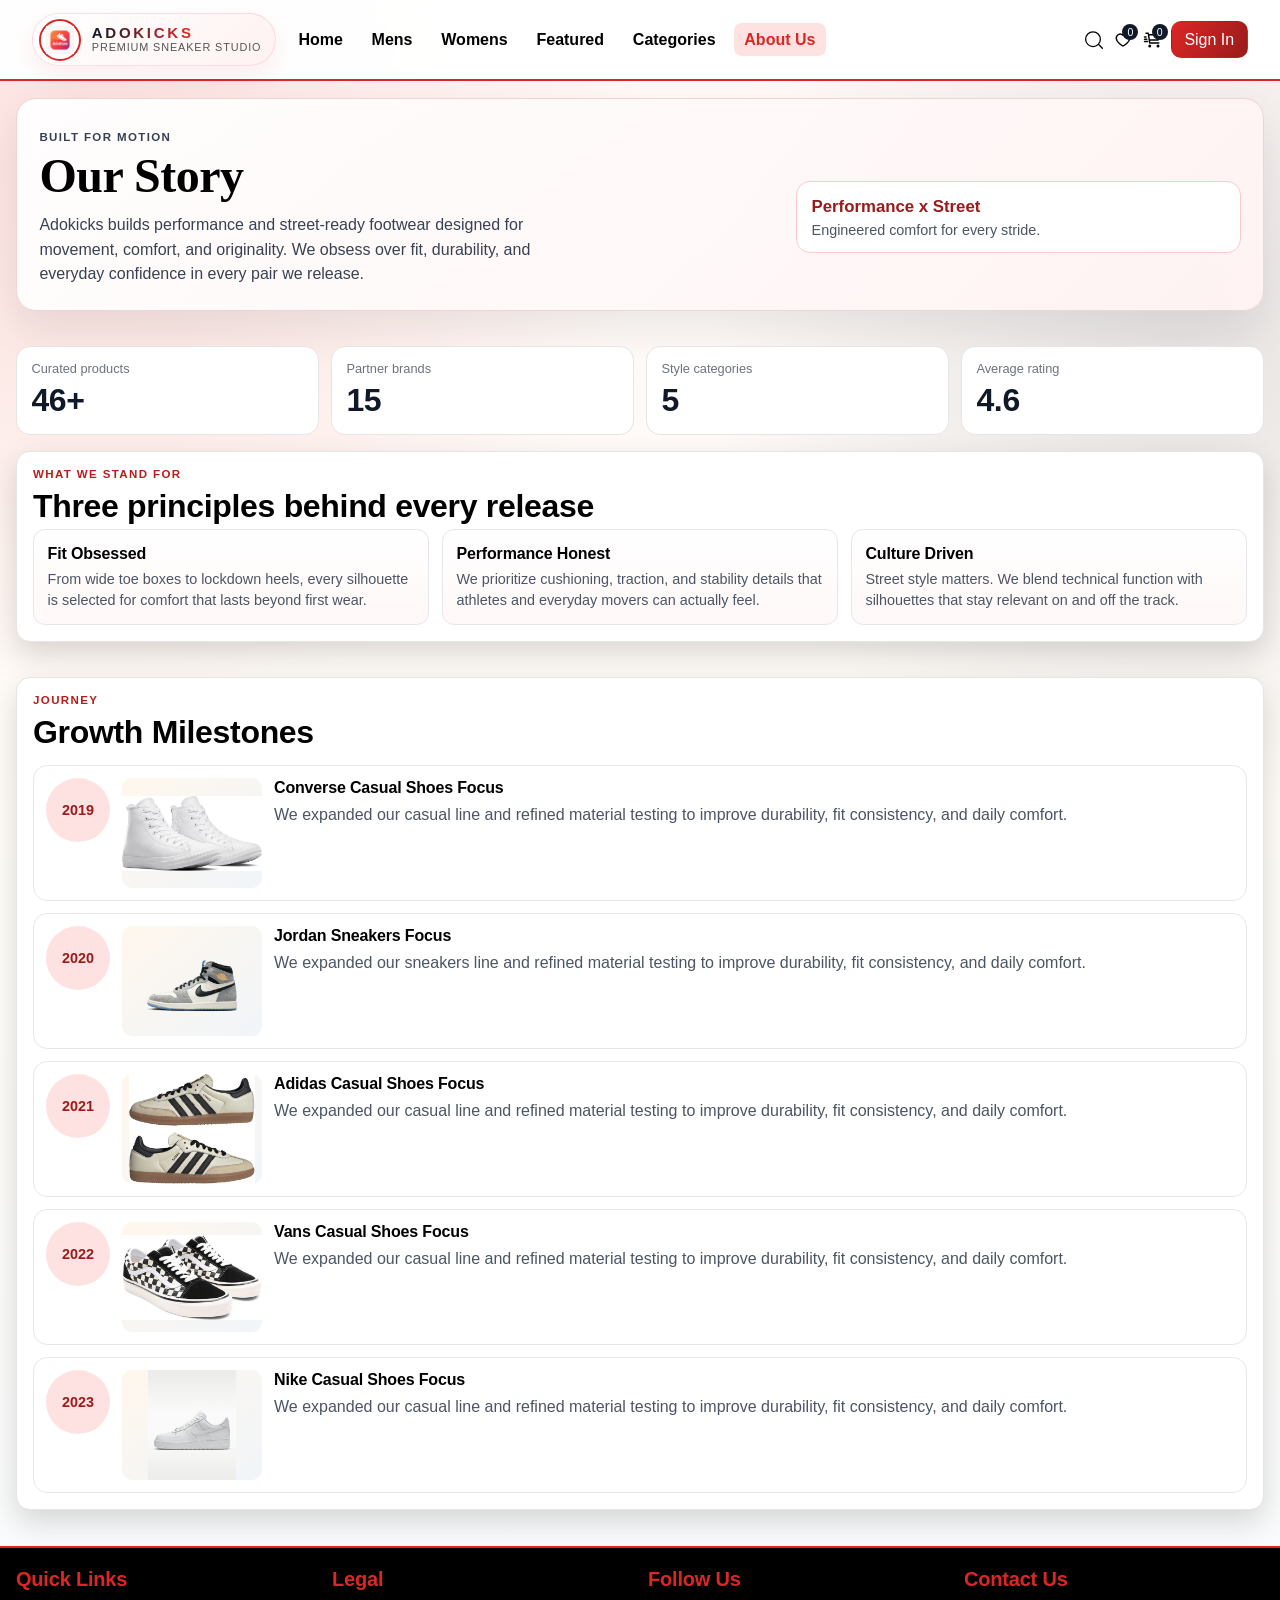
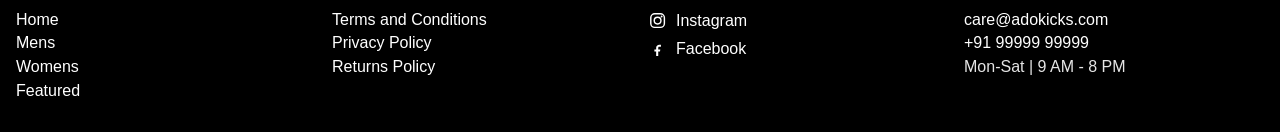
<file: about.html>
<!DOCTYPE html>
<html lang="en">
<head>
  <meta charset="UTF-8">
  <meta name="viewport" content="width=device-width, initial-scale=1.0">
  <meta name="description" content="Learn about Adokicks journey and growth.">
  <title>Adokicks | About Us</title>
  <link rel="icon" type="image/png" href="adokicks.png">
  <link rel="stylesheet" href="css/styles.css">
  <script src="js/app.js" defer></script>
</head>
<body data-page="about">
  <a class="skip-link" href="#main-content">Skip to main content</a>
  <header id="app-header" role="banner" aria-label="Site header"></header>
  <main id="main-content" role="main" aria-label="About Adokicks">
    <section class="about-hero section-card" aria-label="About company">
      <p class="about-kicker">Built for motion</p>
      <div class="about-hero-grid">
        <div>
          <h1>Our Story</h1>
          <p>Adokicks builds performance and street-ready footwear designed for movement, comfort, and originality. We obsess over fit, durability, and everyday confidence in every pair we release.</p>
        </div>
        <div class="about-hero-badge" aria-label="Brand statement">
          <strong>Performance x Street</strong>
          <span>Engineered comfort for every stride.</span>
        </div>
      </div>
    </section>
    <section id="about-highlights" class="about-highlights" aria-label="Brand highlights"></section>
    <section id="about-values" class="about-values" aria-label="Core values"></section>
    <section id="growth-timeline" aria-label="Company growth timeline"></section>
  </main>
  <footer id="app-footer" role="contentinfo" aria-label="Site footer"></footer>
</body>
</html>
</file>
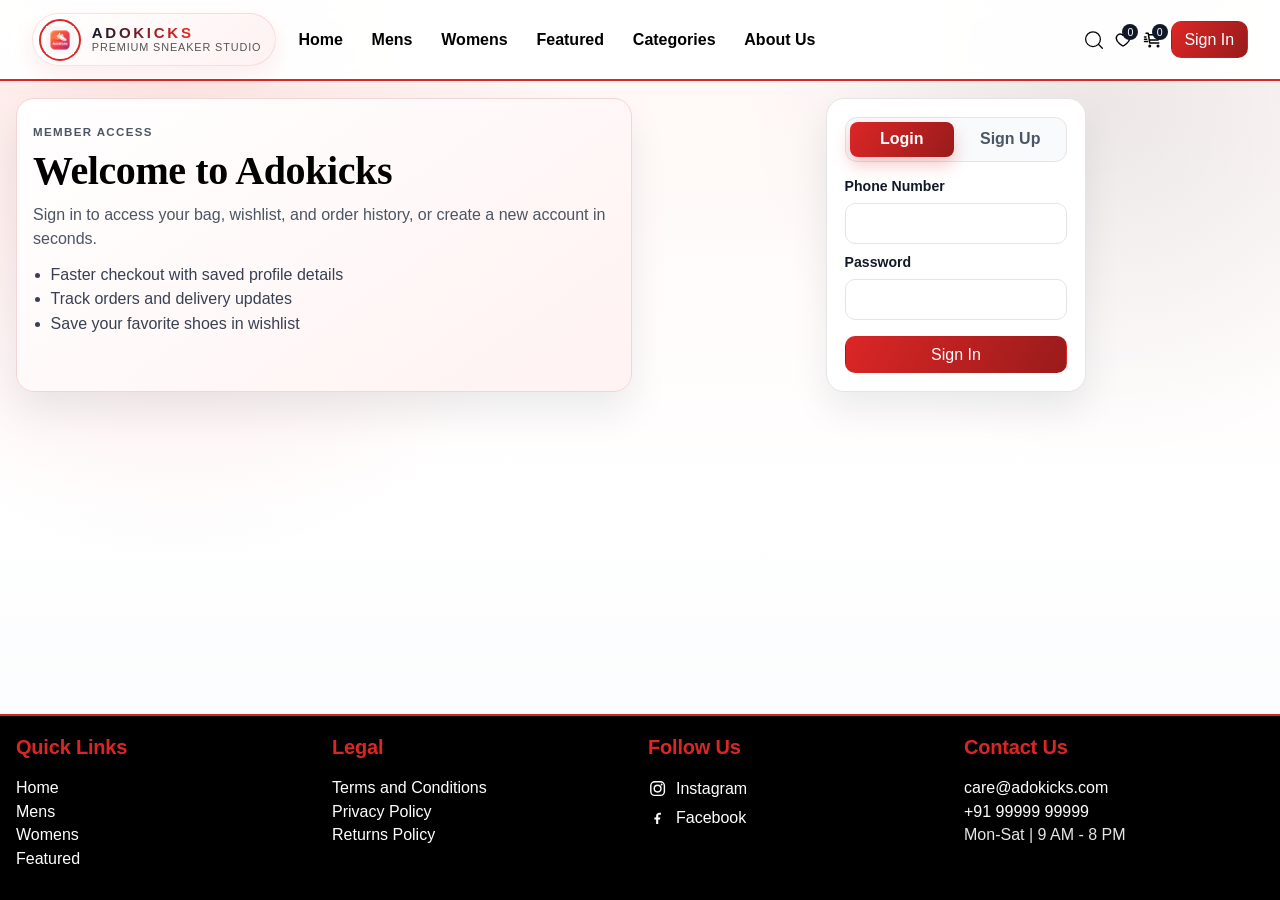
<file: auth.html>
<!DOCTYPE html>
<html lang="en">
<head>
  <meta charset="UTF-8">
  <meta name="viewport" content="width=device-width, initial-scale=1.0">
  <meta name="description" content="Sign in or sign up to Adokicks.">
  <title>Adokicks | Sign In</title>
  <link rel="icon" type="image/png" href="adokicks.png">
  <link rel="stylesheet" href="css/styles.css">
  <script src="js/app.js" defer></script>
</head>
<body data-page="auth">
  <a class="skip-link" href="#main-content">Skip to main content</a>
  <header id="app-header" role="banner" aria-label="Site header"></header>
  <main id="main-content" role="main" aria-label="Authentication page">
    <section class="auth-shell" aria-label="Login and registration">
      <aside class="auth-intro section-card" aria-label="Adokicks account benefits">
        <p class="eyebrow">Member access</p>
        <h1>Welcome to Adokicks</h1>
        <p>Sign in to access your bag, wishlist, and order history, or create a new account in seconds.</p>
        <ul class="auth-points" aria-label="Benefits of signing in">
          <li>Faster checkout with saved profile details</li>
          <li>Track orders and delivery updates</li>
          <li>Save your favorite shoes in wishlist</li>
        </ul>
      </aside>

      <section class="auth-section" aria-label="Authentication forms">
        <div class="auth-toggle" role="tablist" aria-label="Choose authentication mode">
          <button id="login-tab" class="toggle-btn active" role="tab" aria-selected="true" aria-controls="login-form" type="button">Login</button>
          <button id="signup-tab" class="toggle-btn" role="tab" aria-selected="false" aria-controls="signup-form" type="button">Sign Up</button>
        </div>

        <p id="auth-message" class="auth-message hidden" role="alert" aria-live="polite"></p>

        <form id="login-form" class="auth-form" novalidate aria-label="Login form">
          <label for="login-phone">Phone Number</label>
          <input id="login-phone" name="phone" type="tel" inputmode="numeric" autocomplete="tel" required aria-label="Login phone number">
          <label for="login-password">Password</label>
          <input id="login-password" name="password" type="password" autocomplete="current-password" required aria-label="Login password">
          <button type="submit" class="btn-primary" aria-label="Sign in">Sign In</button>
        </form>

        <form id="signup-form" class="auth-form hidden" novalidate aria-label="Signup form">
          <div class="signup-grid" aria-label="Signup grouped fields">
            <div class="auth-field">
              <label for="signup-name">Full Name</label>
              <input id="signup-name" name="name" type="text" autocomplete="name" required aria-label="Your full name">
            </div>
            <div class="auth-field">
              <label for="signup-phone">Phone Number</label>
              <input id="signup-phone" name="phone" type="tel" inputmode="numeric" autocomplete="tel" required aria-label="Signup phone number">
            </div>
            <div class="auth-field">
              <label for="signup-password">Password</label>
              <input id="signup-password" name="password" type="password" autocomplete="new-password" required aria-label="Create password">
            </div>
            <div class="auth-field">
              <label for="signup-confirm-password">Confirm Password</label>
              <input id="signup-confirm-password" name="confirmPassword" type="password" autocomplete="new-password" required aria-label="Confirm password">
            </div>
          </div>
          <button type="submit" class="btn-primary" aria-label="Create account">Create Account</button>
        </form>
      </section>
    </section>
  </main>
  <footer id="app-footer" role="contentinfo" aria-label="Site footer"></footer>
</body>
</html>
</file>
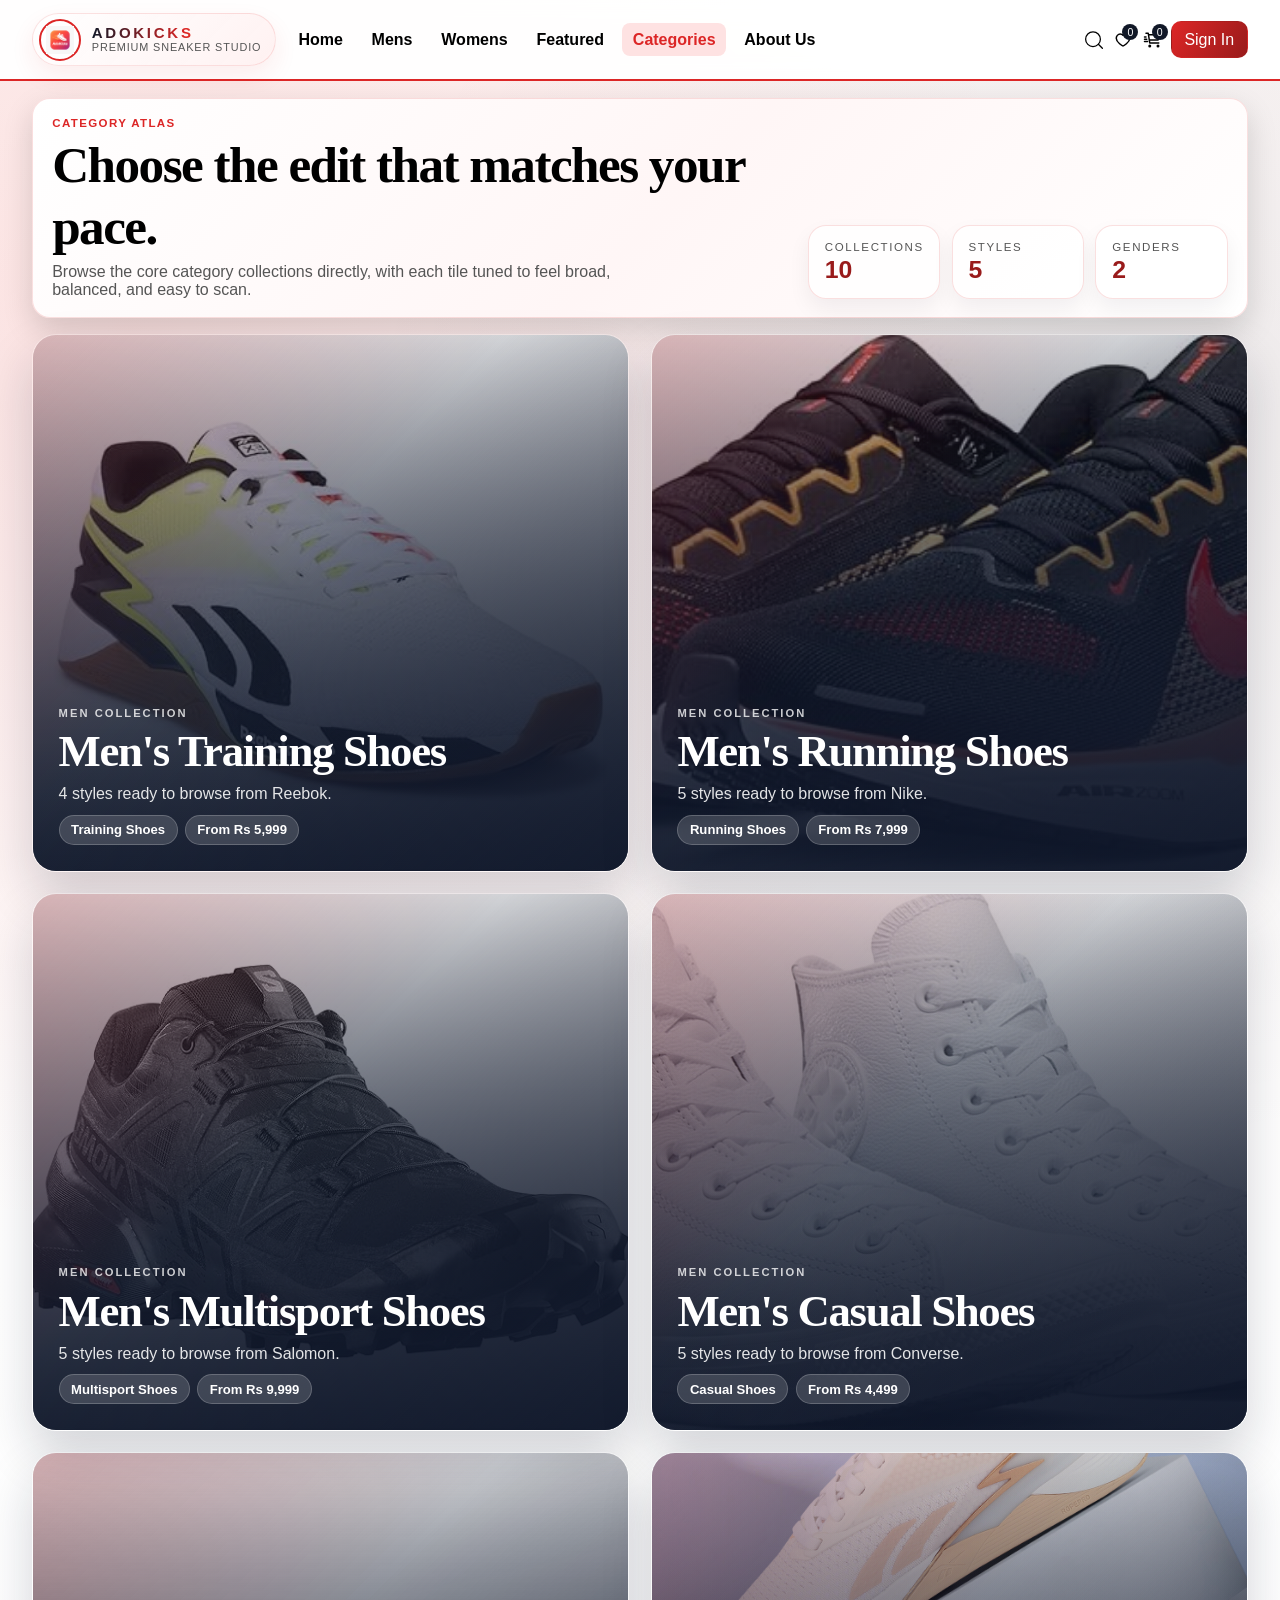
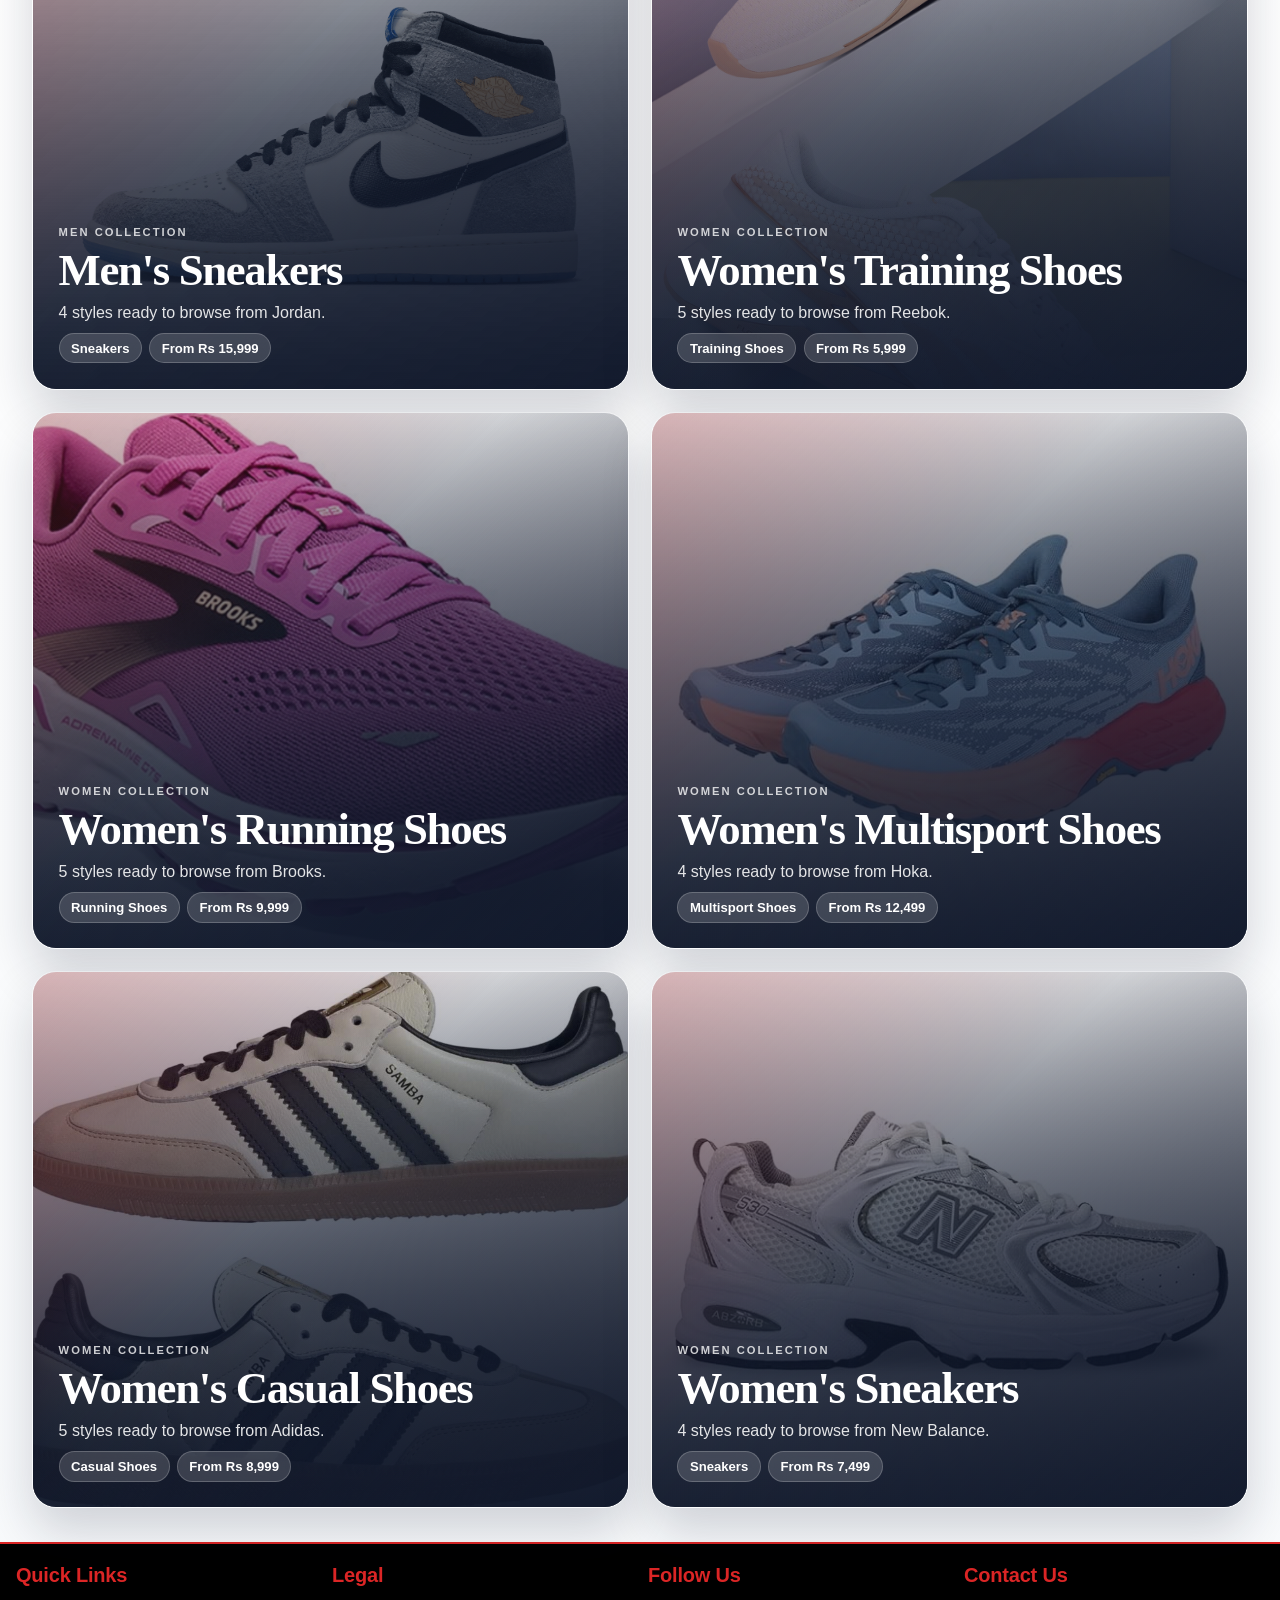
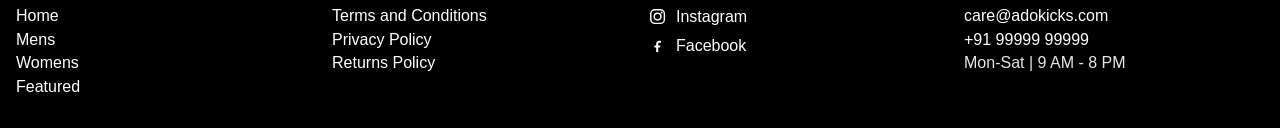
<file: categories.html>
<!DOCTYPE html>
<html lang="en">
<head>
  <meta charset="UTF-8">
  <meta name="viewport" content="width=device-width, initial-scale=1.0">
  <meta name="description" content="Browse Adokicks shoes by category.">
  <title>Adokicks | Categories</title>
  <link rel="icon" type="image/png" href="adokicks.png">
  <link rel="stylesheet" href="css/styles.css">
  <script src="js/app.js" defer></script>
</head>
<body data-page="categories">
  <a class="skip-link" href="#main-content">Skip to main content</a>
  <header id="app-header" role="banner" aria-label="Site header"></header>
  <main id="main-content" role="main" aria-label="Categories listing">
    <section id="categories-hero" class="page-hero categories-hero" aria-label="Category landing introduction"></section>
    <section class="category-showcase" aria-label="Browse categories by gender">
      <div id="category-grid" class="category-grid" role="list" aria-label="Category destinations"></div>
    </section>
  </main>
  <footer id="app-footer" role="contentinfo" aria-label="Site footer"></footer>
</body>
</html>
</file>
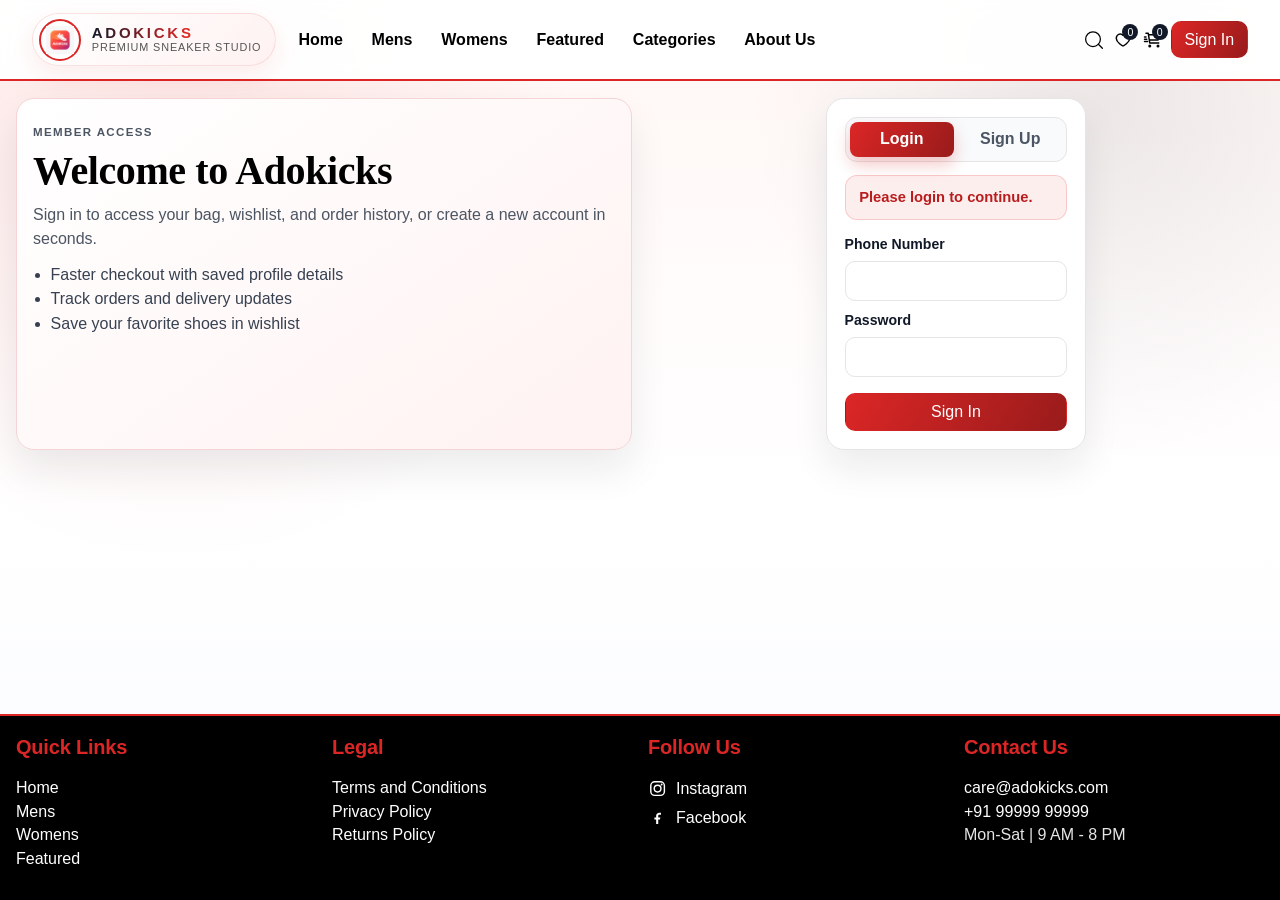
<file: checkout.html>
<!DOCTYPE html>
<html lang="en">
<head>
  <meta charset="UTF-8">
  <meta name="viewport" content="width=device-width, initial-scale=1.0">
  <meta name="description" content="Checkout your Adokicks cart.">
  <title>Adokicks | Checkout</title>
  <link rel="icon" type="image/png" href="adokicks.png">
  <link rel="stylesheet" href="css/styles.css">
  <script src="js/app.js" defer></script>
</head>
<body data-page="checkout">
  <a class="skip-link" href="#main-content">Skip to main content</a>
  <header id="app-header" role="banner" aria-label="Site header"></header>
  <main id="main-content" role="main" aria-label="Checkout page">
    <section class="page-hero checkout-hero" aria-label="Checkout introduction">
      <p class="eyebrow">Secure checkout</p>
      <h1>Checkout</h1>
      <p class="page-subtitle">Review your order, confirm delivery details, and place it in one clean step.</p>
    </section>
    <section class="checkout-layout" aria-label="Checkout flow">
      <section class="section-card checkout-panel" aria-label="Shipping address form">
        <div class="checkout-section-head">
          <h2>Delivery details</h2>
          <p>We’ll use these details to ship your order and keep you updated.</p>
        </div>
        <form id="checkout-form" class="checkout-form" novalidate>
          <label for="checkout-name">Name</label>
          <input id="checkout-name" name="name" type="text" autocomplete="name" required aria-label="Full name">
          <label for="checkout-email">Email</label>
          <input id="checkout-email" name="email" type="email" autocomplete="email" required aria-label="Email address">
          <label for="checkout-phone">Phone Number</label>
          <input id="checkout-phone" name="phone" type="tel" inputmode="numeric" autocomplete="tel" required aria-label="Phone number">
          <label for="checkout-address1">Address Line 1</label>
          <input id="checkout-address1" name="address1" type="text" autocomplete="address-line1" required aria-label="Address line 1">
          <label for="checkout-address2">Address Line 2</label>
          <input id="checkout-address2" name="address2" type="text" autocomplete="address-line2" aria-label="Address line 2">
          <label for="checkout-city">City</label>
          <input id="checkout-city" name="city" type="text" autocomplete="address-level2" required aria-label="City">
          <label for="checkout-state">State</label>
          <input id="checkout-state" name="state" type="text" autocomplete="address-level1" required aria-label="State">
          <label for="checkout-zipcode">Zipcode</label>
          <input id="checkout-zipcode" name="zipcode" type="text" inputmode="numeric" autocomplete="postal-code" required aria-label="Zipcode">
          <button type="submit" class="btn-primary" aria-label="Place your order">Place Order</button>
        </form>
      </section>
      <aside id="order-summary" class="order-summary section-card" aria-label="Order summary"></aside>
    </section>
  </main>
  <footer id="app-footer" role="contentinfo" aria-label="Site footer"></footer>
</body>
</html>
</file>
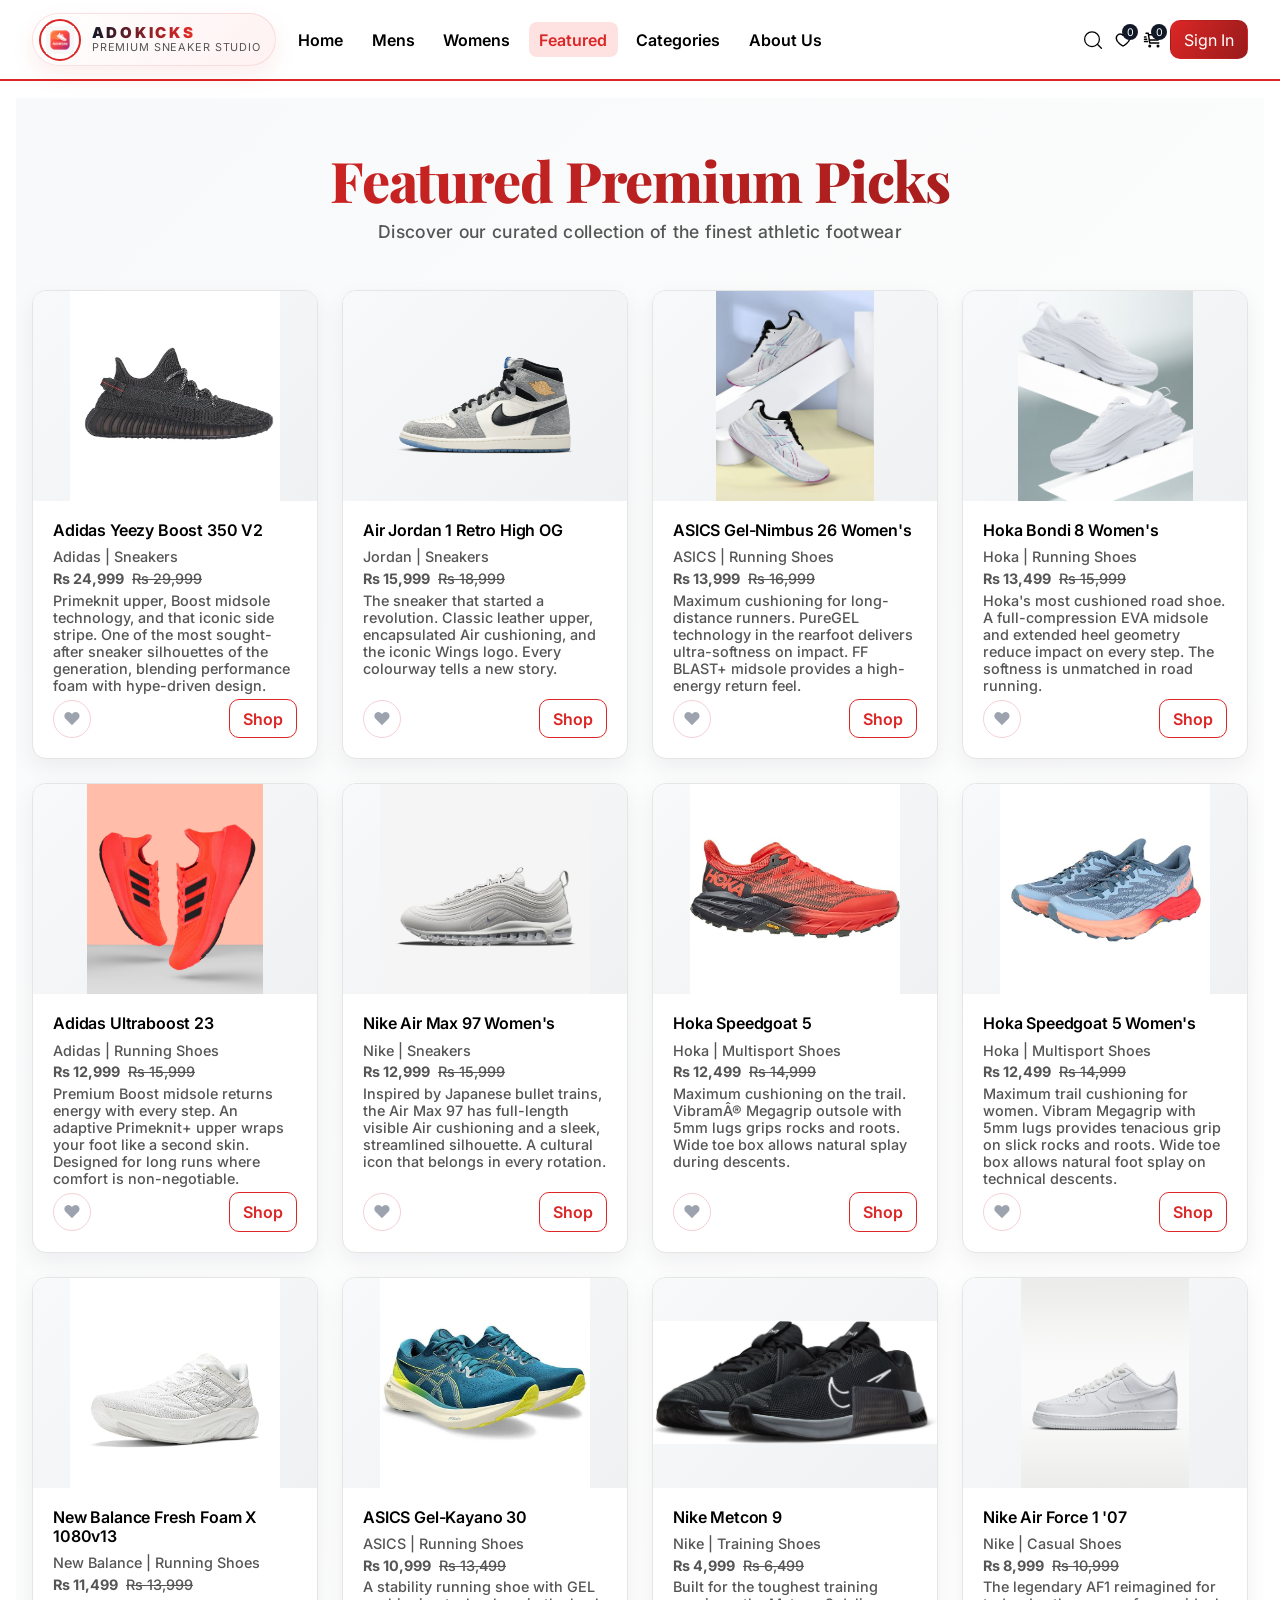
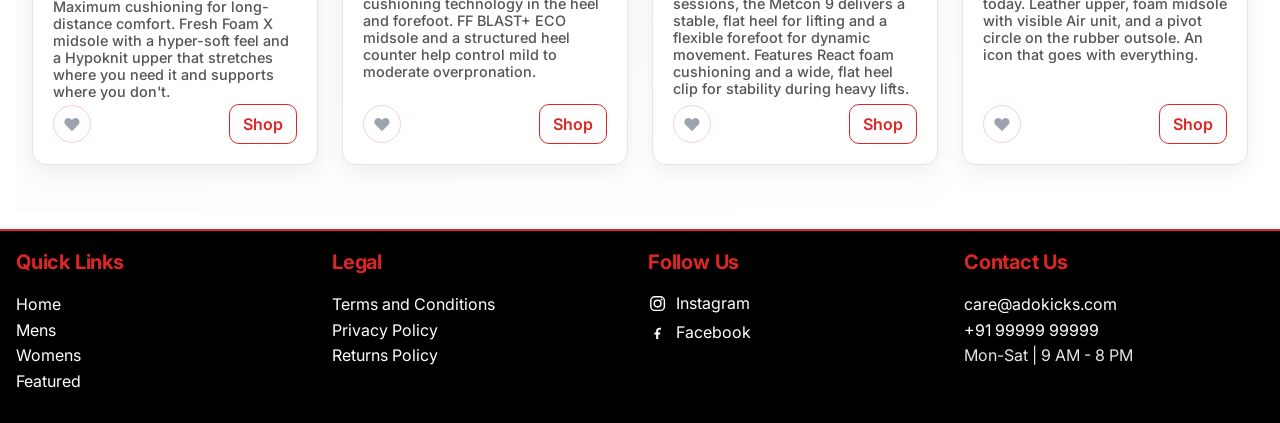
<file: featured.html>
<!DOCTYPE html>
<html lang="en">
<head>
  <meta charset="UTF-8">
  <meta name="viewport" content="width=device-width, initial-scale=1.0">
  <meta name="description" content="Featured premium shoe picks from Adokicks.">
  <title>Adokicks | Featured</title>
  <link rel="icon" type="image/png" href="adokicks.png">
  <link rel="preconnect" href="https://fonts.googleapis.com">
  <link rel="preconnect" href="https://fonts.gstatic.com" crossorigin>
  <link href="https://fonts.googleapis.com/css2?family=Inter:wght@400;500;600;700&family=Playfair+Display:wght@700;800&display=swap" rel="stylesheet">
  <link rel="stylesheet" href="css/styles.css">
  <script src="js/app.js" defer></script>
</head>
<body data-page="featured">
  <a class="skip-link" href="#main-content">Skip to main content</a>
  <header id="app-header" role="banner" aria-label="Site header"></header>
  <main id="main-content" role="main" aria-label="Featured products page">
    <section class="featured-section" aria-label="Top featured shoes">
      <div class="featured-container">
        <div class="featured-hero">
          <h1 class="featured-title">Featured Premium Picks</h1>
          <p class="featured-subtitle">Discover our curated collection of the finest athletic footwear</p>
        </div>
        <div id="featured-grid" class="featured-grid" role="list" aria-label="Featured shoes"></div>
      </div>
    </section>
  </main>
  <footer id="app-footer" role="contentinfo" aria-label="Site footer"></footer>
</body>
</html>
</file>
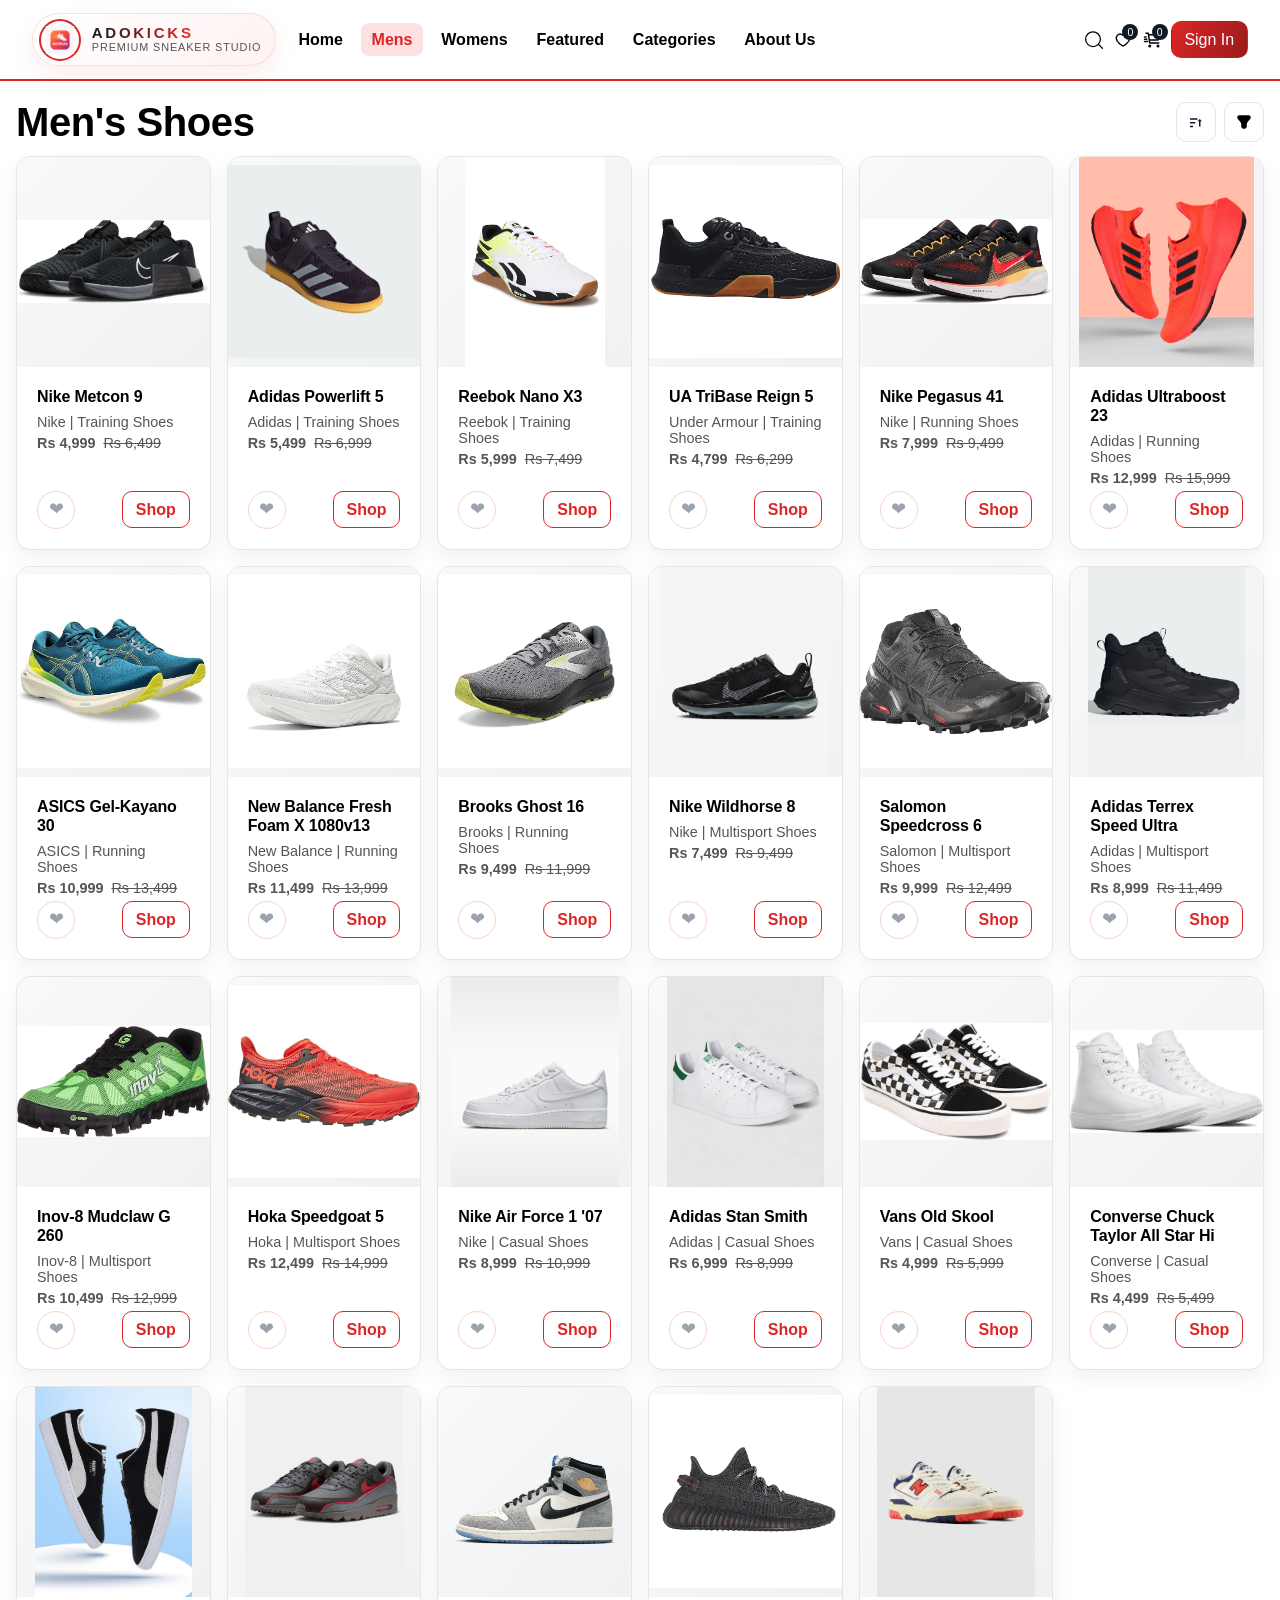
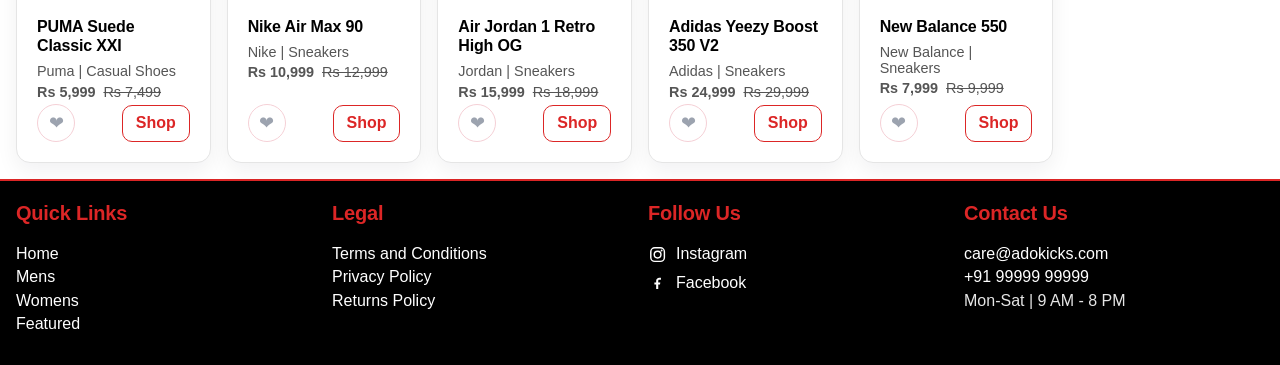
<file: mens.html>
<!DOCTYPE html>
<html lang="en">
<head>
  <meta charset="UTF-8">
  <meta name="viewport" content="width=device-width, initial-scale=1.0">
  <meta name="description" content="Shop all men's shoes at Adokicks.">
  <title>Adokicks | Men</title>
  <link rel="icon" type="image/png" href="adokicks.png">
  <link rel="stylesheet" href="css/styles.css">
  <script src="js/app.js" defer></script>
</head>
<body data-page="mens">
  <a class="skip-link" href="#main-content">Skip to main content</a>
  <header id="app-header" role="banner" aria-label="Site header"></header>
  <main id="main-content" role="main" aria-label="Men products listing">
    <section class="catalog-layout" aria-label="Men shoe catalog">
      <aside id="filter-panel" class="filter-panel" aria-label="Filter products"></aside>
      <section id="product-grid-section" aria-label="Men products">
        <h1>Men's Shoes</h1>
        <div id="product-grid" class="product-grid" role="list" aria-label="Men shoes results"></div>
      </section>
    </section>
  </main>
  <footer id="app-footer" role="contentinfo" aria-label="Site footer"></footer>
</body>
</html>
</file>
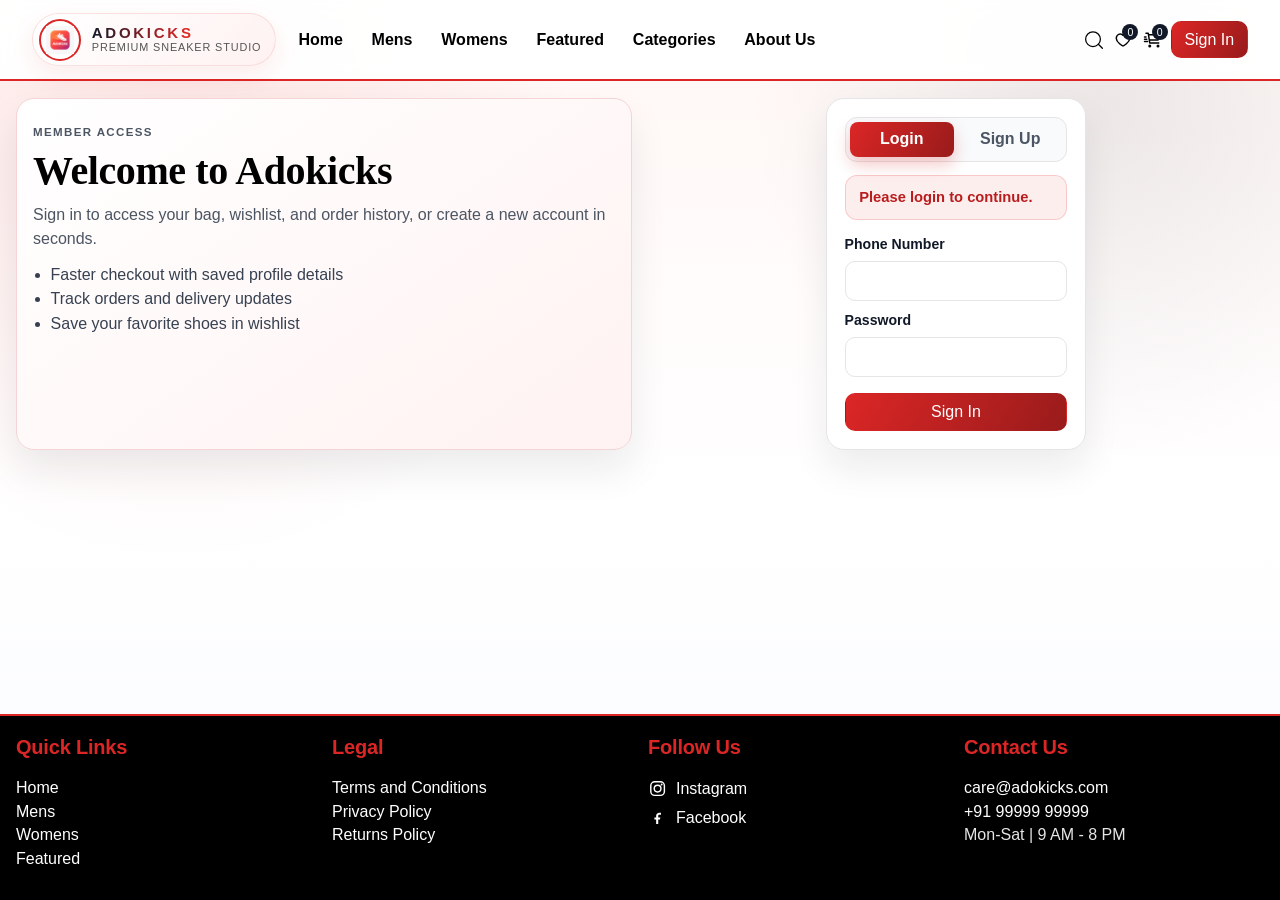
<file: my-orders.html>
<!DOCTYPE html>
<html lang="en">
<head>
  <meta charset="UTF-8">
  <meta name="viewport" content="width=device-width, initial-scale=1.0">
  <meta name="description" content="Track your Adokicks orders.">
  <title>Adokicks | My Orders</title>
  <link rel="icon" type="image/png" href="adokicks.png">
  <link rel="stylesheet" href="css/styles.css">
  <script src="js/app.js" defer></script>
</head>
<body data-page="orders">
  <a class="skip-link" href="#main-content">Skip to main content</a>
  <header id="app-header" role="banner" aria-label="Site header"></header>
  <main id="main-content" role="main" aria-label="Order history">
    <section class="page-hero orders-hero" aria-label="Orders introduction">
      <p class="eyebrow">Order history</p>
      <h1>My Orders</h1>
      <p class="page-subtitle">Track previous purchases, revisit shipping details, and review each item in one place.</p>
    </section>
    <section class="orders-layout" aria-label="User orders">
      <div class="section-card orders-panel">
        <div class="checkout-section-head">
          <h2>Recent orders</h2>
          <p>View your complete order history below and open details when needed.</p>
        </div>
        <div id="orders-list" class="orders-list" aria-label="Orders list"></div>
      </div>
    </section>
    <section id="order-summary-view" class="order-detail section-card" aria-label="Selected order detail"></section>
  </main>
  <footer id="app-footer" role="contentinfo" aria-label="Site footer"></footer>
</body>
</html>
</file>
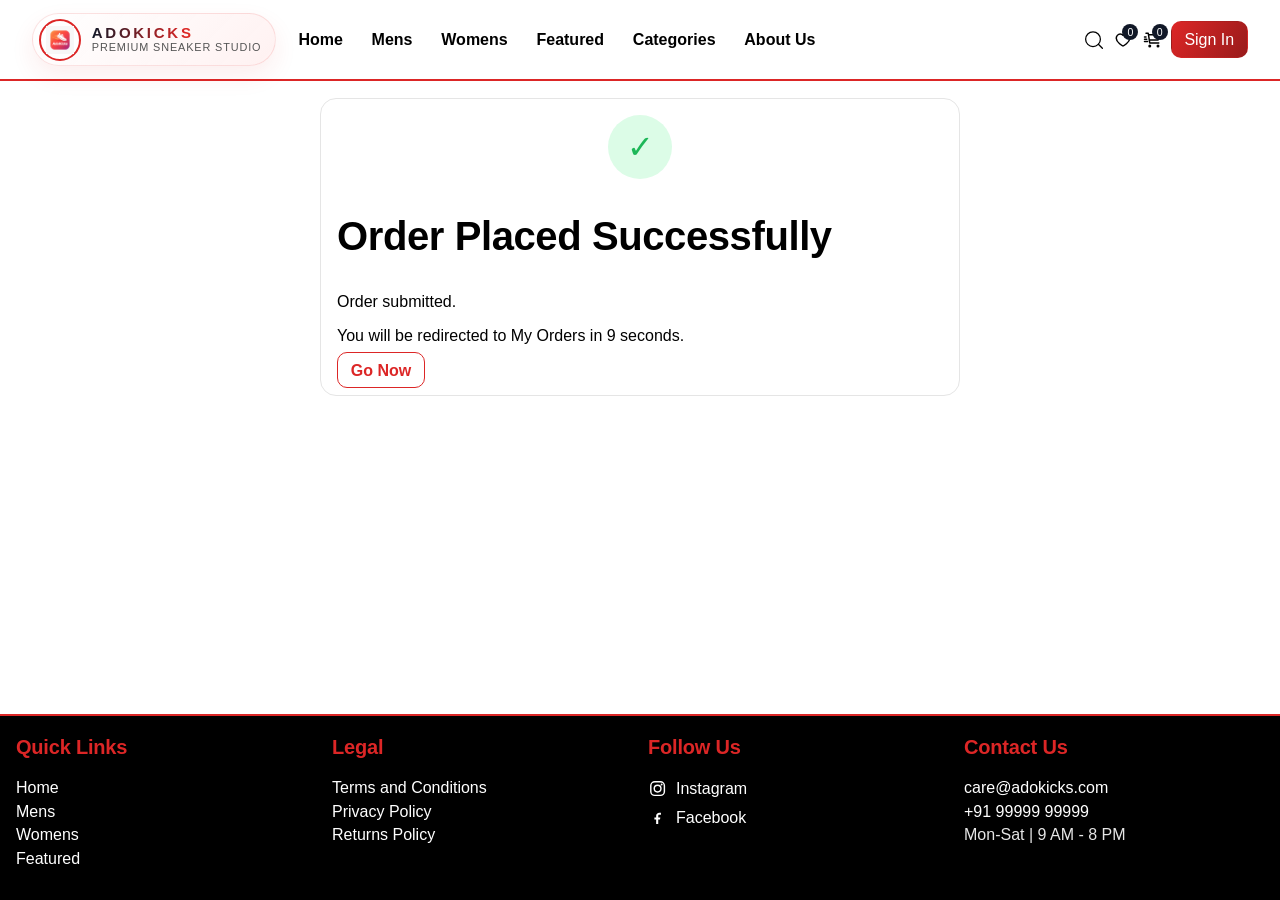
<file: order-confirmation.html>
<!DOCTYPE html>
<html lang="en">
<head>
  <meta charset="UTF-8">
  <meta name="viewport" content="width=device-width, initial-scale=1.0">
  <meta name="description" content="Order confirmation for Adokicks purchases.">
  <title>Adokicks | Order Confirmation</title>
  <link rel="icon" type="image/png" href="adokicks.png">
  <link rel="stylesheet" href="css/styles.css">
  <script src="js/app.js" defer></script>
</head>
<body data-page="confirmation">
  <a class="skip-link" href="#main-content">Skip to main content</a>
  <header id="app-header" role="banner" aria-label="Site header"></header>
  <main id="main-content" role="main" aria-label="Order confirmation page">
    <section class="confirmation" aria-label="Order placed confirmation">
      <div class="checkmark" aria-hidden="true">✓</div>
      <h1>Order Placed Successfully</h1>
      <p id="confirmation-order-id"></p>
      <p>You will be redirected to My Orders in <span id="redirect-seconds">10</span> seconds.</p>
      <a href="my-orders.html" class="btn-secondary" aria-label="Go to my orders now">Go Now</a>
    </section>
  </main>
  <footer id="app-footer" role="contentinfo" aria-label="Site footer"></footer>
</body>
</html>
</file>
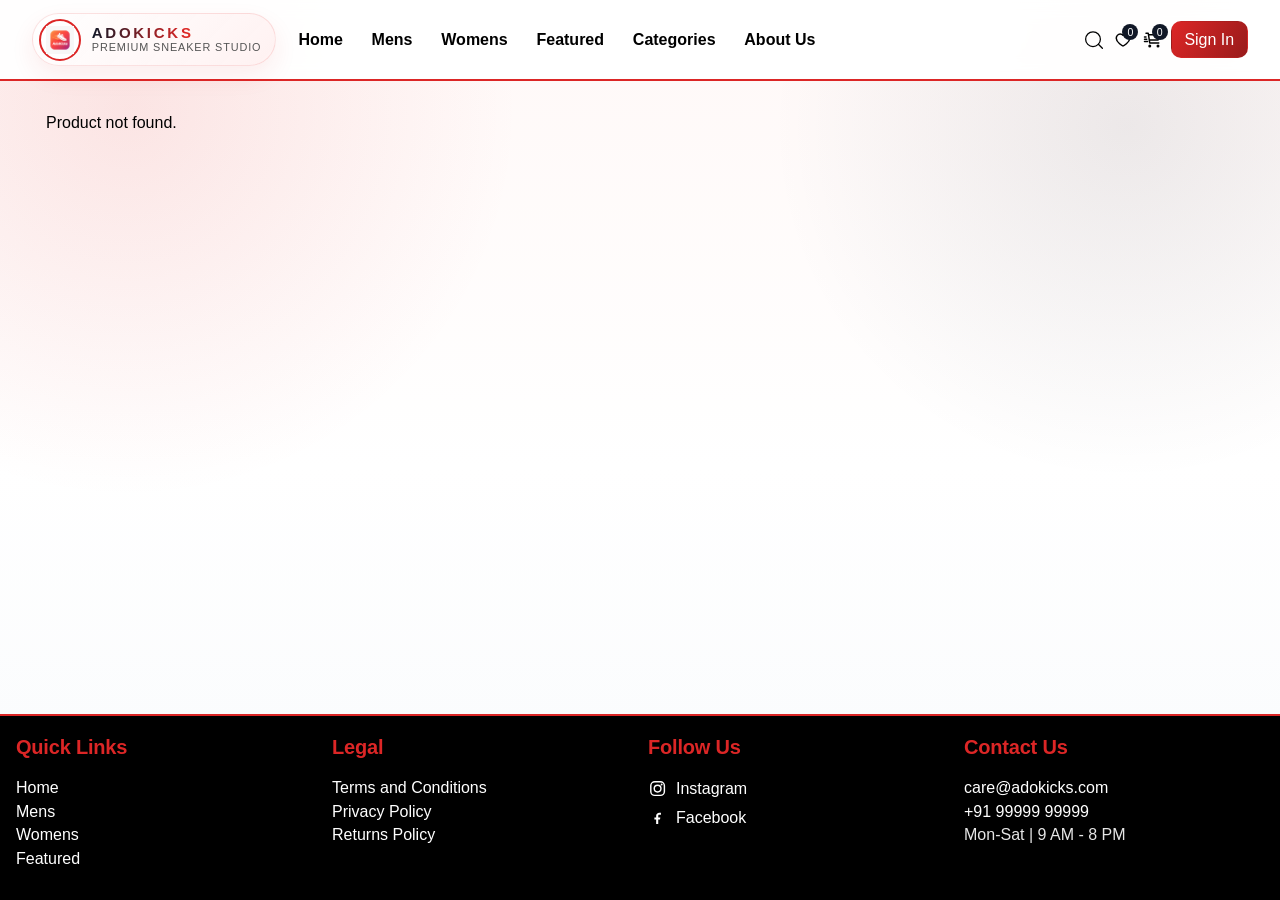
<file: product.html>
<!DOCTYPE html>
<html lang="en">
<head>
  <meta charset="UTF-8">
  <meta name="viewport" content="width=device-width, initial-scale=1.0">
  <meta name="description" content="Adokicks product details and purchase options.">
  <title>Adokicks | Product</title>
  <link rel="icon" type="image/png" href="adokicks.png">
  <link rel="stylesheet" href="css/styles.css">
  <script src="js/app.js" defer></script>
</head>
<body data-page="product">
  <a class="skip-link" href="#main-content">Skip to main content</a>
  <header id="app-header" role="banner" aria-label="Site header"></header>
  <main id="main-content" role="main" aria-label="Product details">
    <section id="product-detail" class="product-detail" aria-label="Product detail content"></section>
  </main>
  <footer id="app-footer" role="contentinfo" aria-label="Site footer"></footer>
</body>
</html>
</file>
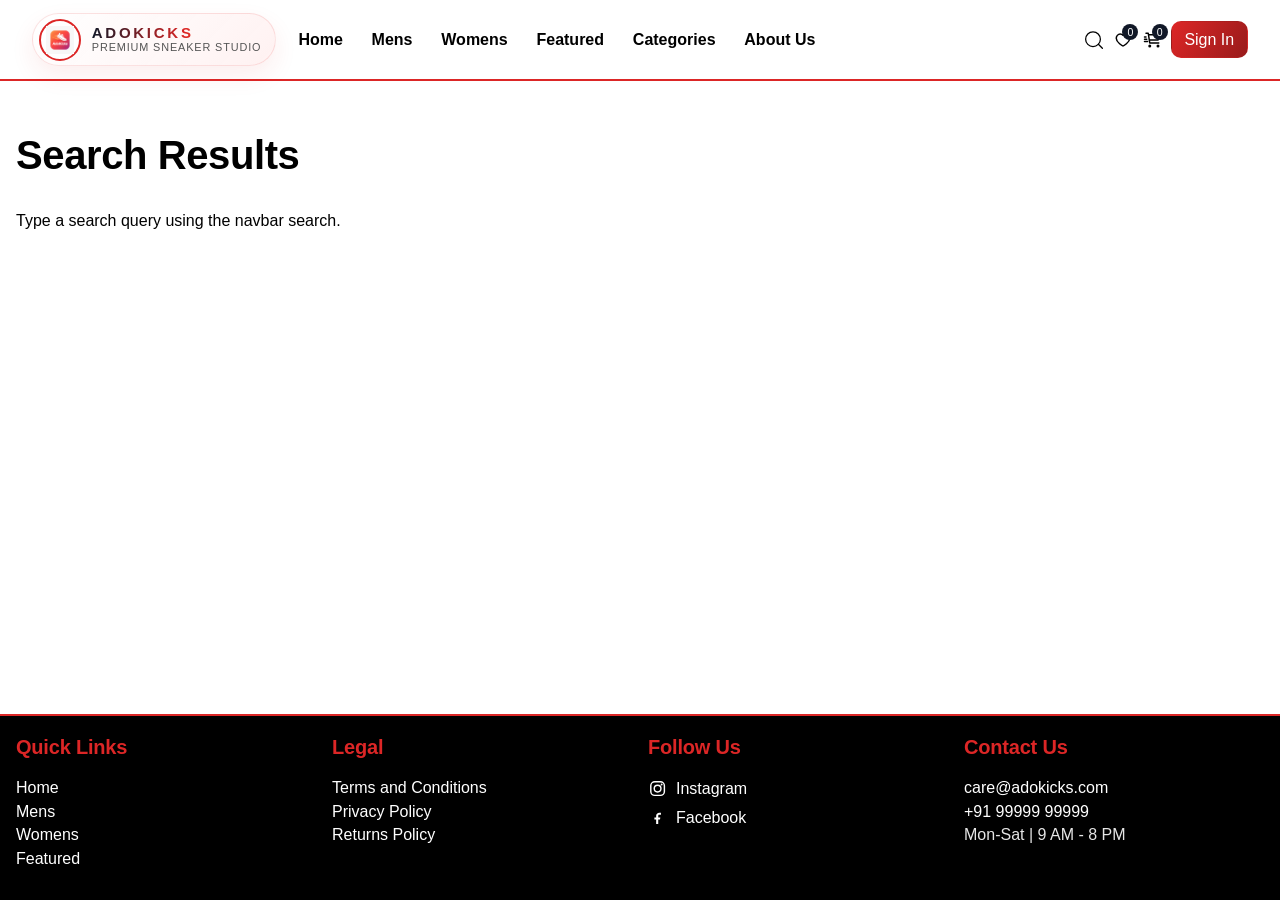
<file: search.html>
<!DOCTYPE html>
<html lang="en">
<head>
  <meta charset="UTF-8">
  <meta name="viewport" content="width=device-width, initial-scale=1.0">
  <meta name="description" content="Search results for Adokicks products.">
  <title>Adokicks | Search</title>
  <link rel="icon" type="image/png" href="adokicks.png">
  <link rel="stylesheet" href="css/styles.css">
  <script src="js/app.js" defer></script>
</head>
<body data-page="search">
  <a class="skip-link" href="#main-content">Skip to main content</a>
  <header id="app-header" role="banner" aria-label="Site header"></header>
  <main id="main-content" role="main" aria-label="Search results">
    <section aria-label="Search result section">
      <h1>Search Results</h1>
      <p id="search-summary" aria-live="polite"></p>
      <div id="search-grid" class="product-grid" role="list" aria-label="Search results list"></div>
    </section>
  </main>
  <footer id="app-footer" role="contentinfo" aria-label="Site footer"></footer>
</body>
</html>
</file>
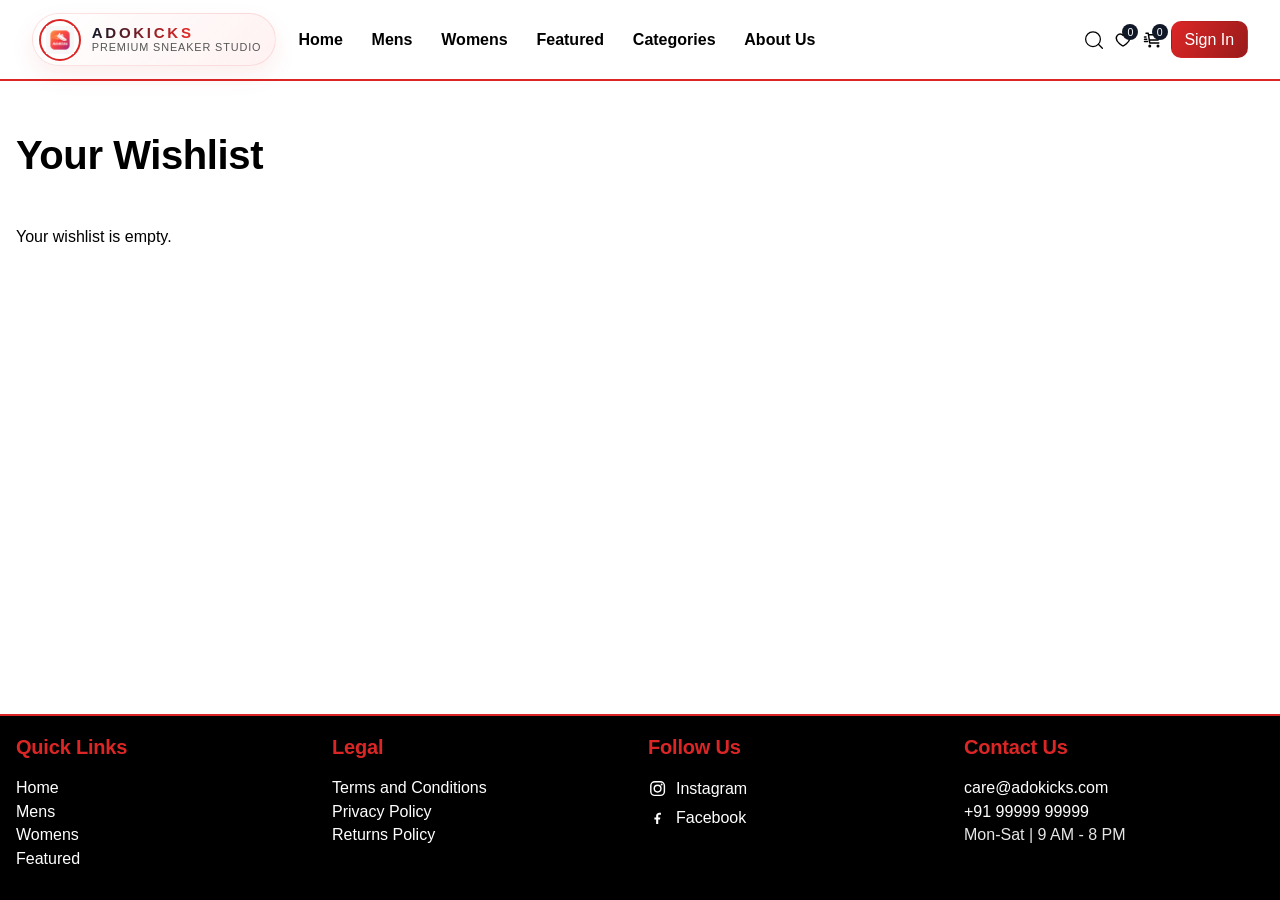
<file: wishlist.html>
<!DOCTYPE html>
<html lang="en">
<head>
  <meta charset="UTF-8">
  <meta name="viewport" content="width=device-width, initial-scale=1.0">
  <meta name="description" content="Your Adokicks wishlist.">
  <title>Adokicks | Wishlist</title>
  <link rel="icon" type="image/png" href="adokicks.png">
  <link rel="stylesheet" href="css/styles.css">
  <script src="js/app.js" defer></script>
</head>
<body data-page="wishlist">
  <a class="skip-link" href="#main-content">Skip to main content</a>
  <header id="app-header" role="banner" aria-label="Site header"></header>
  <main id="main-content" role="main" aria-label="Wishlist page">
    <section aria-label="Saved wishlist products">
      <h1>Your Wishlist</h1>
      <div id="wishlist-grid" class="product-grid" role="list" aria-label="Wishlist items"></div>
    </section>
  </main>
  <footer id="app-footer" role="contentinfo" aria-label="Site footer"></footer>
</body>
</html>
</file>
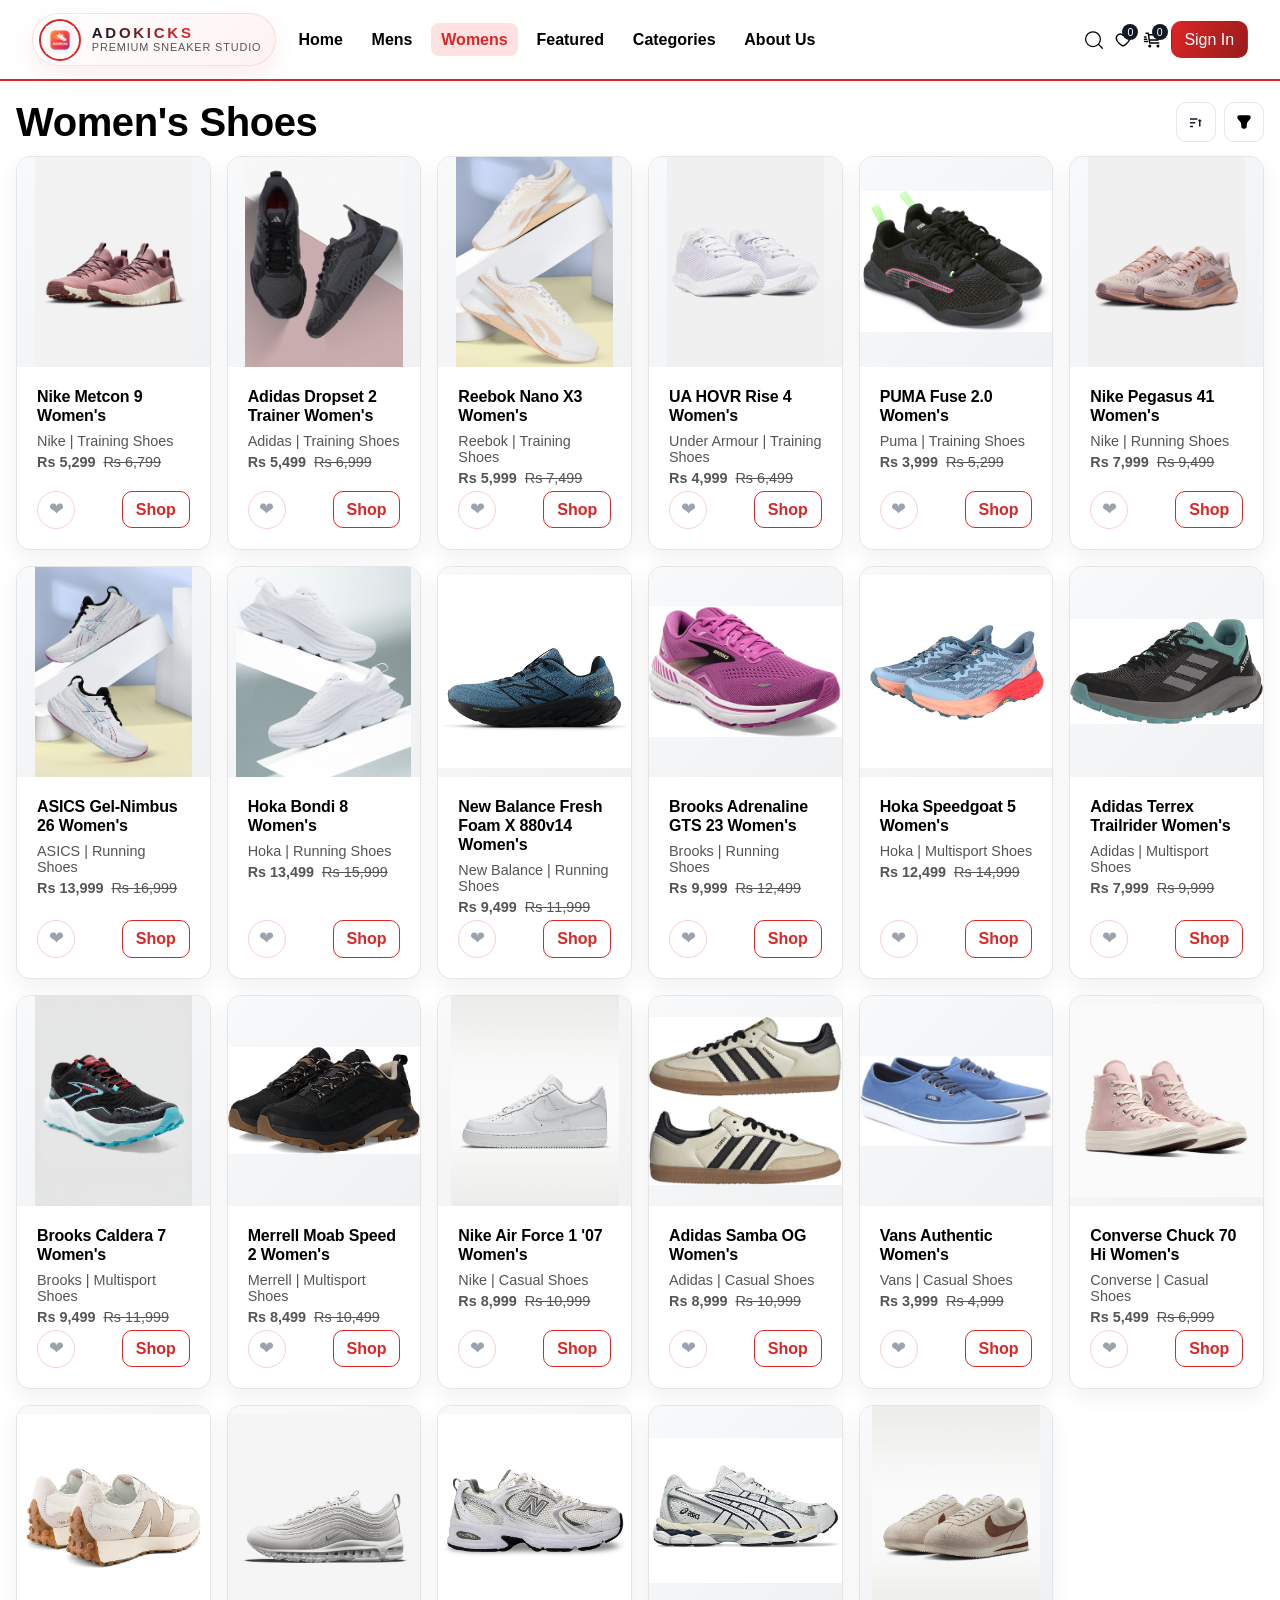
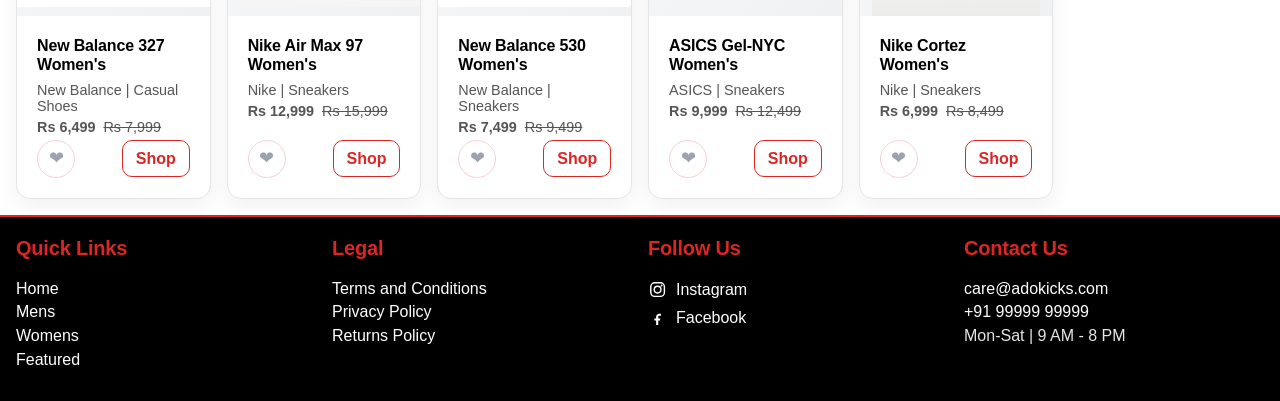
<file: womens.html>
<!DOCTYPE html>
<html lang="en">
<head>
  <meta charset="UTF-8">
  <meta name="viewport" content="width=device-width, initial-scale=1.0">
  <meta name="description" content="Shop all women's shoes at Adokicks.">
  <title>Adokicks | Women</title>
  <link rel="icon" type="image/png" href="adokicks.png">
  <link rel="stylesheet" href="css/styles.css">
  <script src="js/app.js" defer></script>
</head>
<body data-page="womens">
  <a class="skip-link" href="#main-content">Skip to main content</a>
  <header id="app-header" role="banner" aria-label="Site header"></header>
  <main id="main-content" role="main" aria-label="Women products listing">
    <section class="catalog-layout" aria-label="Women shoe catalog">
      <aside id="filter-panel" class="filter-panel" aria-label="Filter products"></aside>
      <section id="product-grid-section" aria-label="Women products">
        <h1>Women's Shoes</h1>
        <div id="product-grid" class="product-grid" role="list" aria-label="Women shoes results"></div>
      </section>
    </section>
  </main>
  <footer id="app-footer" role="contentinfo" aria-label="Site footer"></footer>
</body>
</html>
</file>
<file: css/styles.css>
:root {
  --bg: #ffffff;
  --surface: #ffffff;
  --ink: #000000;
  --muted: #555555;
  --accent: #dc2626;
  --accent-dark: #991b1b;
  --warm: #dc2626;
  --line: #e5e5e5;
  --success: #1db758;
  --danger: #dc2626;
  --header-offset: 78px;
  --radius: 14px;
  --shadow: 0 12px 30px rgba(0, 0, 0, 0.15);
}

* {
  box-sizing: border-box;
}

html,
body {
  margin: 0;
  padding: 0;
  font-family: "Inter", -apple-system, BlinkMacSystemFont, "Segoe UI", sans-serif;
  background: #ffffff;
  color: var(--ink);
  min-height: 100%;
  overflow-x: hidden;
}

body {
  padding-top: var(--header-offset);
  min-height: 100svh;
  display: flex;
  flex-direction: column;
}

body.menu-open,
body.search-open {
  overflow: hidden;
}

img,
video {
  max-width: 100%;
  display: block;
}

button,
input,
select {
  font: inherit;
}

h1,
h2,
h3 {
  line-height: 1.2;
  font-weight: 700;
  letter-spacing: -0.01em;
}

h1 {
  font-size: clamp(1.75rem, 4vw, 2.5rem);
}

h2 {
  font-size: clamp(1.5rem, 3vw, 2rem);
}

h3 {
  font-size: clamp(1rem, 2vw, 1.25rem);
}

main {
  max-width: min(1480px, calc(100vw - 2rem));
  margin: 0 auto;
  padding: 1rem;
  flex: 1 0 auto;
  width: 100%;
}

.page-hero {
  margin-bottom: 1rem;
  padding: 1.1rem 1.2rem;
  border: 1px solid var(--line);
  border-radius: 18px;
  background: linear-gradient(135deg, #fff 0%, #fff5f5 100%);
  box-shadow: var(--shadow);
}

.page-hero h1,
.page-hero h2,
.page-hero p {
  margin: 0;
}

.eyebrow {
  text-transform: uppercase;
  letter-spacing: 0.12em;
  font-size: 0.72rem;
  font-weight: 700;
  color: var(--accent);
  margin-bottom: 0.35rem !important;
}

.page-subtitle {
  margin-top: 0.4rem !important;
  color: var(--muted);
  max-width: 60ch;
}

.checkout-hero,
.orders-hero {
  display: grid;
  gap: 0.35rem;
}

a {
  color: inherit;
  text-decoration: none;
}

.skip-link {
  position: absolute;
  left: -1000px;
  top: 0;
  background: var(--ink);
  color: #fff;
  padding: 0.5rem 0.75rem;
  z-index: 1001;
}

.skip-link:focus {
  left: 0.5rem;
  top: 0.5rem;
}

.search-backdrop,
.search-pop {
  position: fixed;
  z-index: 1102;
}

.search-backdrop {
  inset: 0;
  background: rgba(15, 23, 42, 0.42);
  backdrop-filter: blur(3px);
  z-index: 1101;
}

.search-pop {
  width: min(720px, calc(100vw - 2rem));
  left: 50%;
  top: calc(var(--header-offset) + 0.75rem);
  transform: translateX(-50%);
  padding: 0.9rem;
  border-radius: 16px;
  background: var(--surface);
  border: 1px solid var(--line);
  box-shadow: 0 16px 32px rgba(0, 0, 0, 0.08);
  display: grid;
  gap: 0.85rem;
}

.search-pop form,
.search-pop {
  min-width: 0;
}

.search-pop-head {
  display: flex;
  justify-content: space-between;
  gap: 0.85rem;
  align-items: flex-start;
}

.search-pop-kicker {
  margin: 0 0 0.25rem;
  text-transform: uppercase;
  letter-spacing: 0.14em;
  font-size: 0.68rem;
  font-weight: 700;
  color: var(--accent);
}

.search-pop-head h2 {
  margin: 0;
  font-size: 1.2rem;
}

.search-close-btn {
  flex: 0 0 auto;
}

.search-input-label {
  display: block;
  margin-bottom: 0.4rem;
  font-size: 0.88rem;
  font-weight: 700;
  color: #111827;
}

.search-input-shell {
  display: grid;
  grid-template-columns: 20px 1fr;
  gap: 0.55rem;
  align-items: center;
  border: 1px solid var(--line);
  border-radius: 12px;
  background: #fff;
  padding: 0.7rem 0.85rem;
}

.search-input-icon {
  width: 18px;
  height: 18px;
  object-fit: contain;
  opacity: 0.8;
}

.search-pop input {
  width: 100%;
  border: 0;
  border-radius: 0;
  padding: 0.45rem 0;
  outline: none;
  background: transparent;
}

.search-pop input:focus {
  outline: none;
}

.search-pop-actions {
  display: flex;
  gap: 0.65rem;
  flex-wrap: wrap;
}

.search-pop-actions .btn-primary {
  min-width: 120px;
}

.quick-results {
  margin-top: 0.25rem;
  max-height: 52vh;
  overflow: auto;
  display: grid;
  gap: 0.45rem;
}

.quick-item {
  border: 1px solid var(--line);
  border-radius: 12px;
  padding: 0.7rem;
  display: grid;
  grid-template-columns: 54px 1fr auto;
  gap: 0.75rem;
  align-items: center;
  background: #fff;
}

.quick-item img {
  width: 54px;
  height: 54px;
  object-fit: contain;
  object-position: center;
  background: #f8fafc;
  border-radius: 8px;
}

.search-empty {
  margin: 0;
  color: var(--muted);
  padding: 0.25rem 0;
}

.page-hero h1,
.page-hero h2,
.page-hero p {
  margin: 0;
}

.eyebrow {
  text-transform: uppercase;
  letter-spacing: 0.12em;
  font-size: 0.72rem;
  font-weight: 700;
  color: var(--accent);
  margin-bottom: 0.35rem !important;
}

.page-subtitle {
  margin-top: 0.4rem !important;
  color: var(--muted);
  max-width: 60ch;
}

.checkout-hero,
.orders-hero {
  display: grid;
  gap: 0.35rem;
}


a {
  color: inherit;
  text-decoration: none;
}

button,
input,
select {
  font: inherit;
}

.skip-link {
  position: absolute;
  left: -1000px;
  top: 0;
  background: var(--ink);
  color: #fff;
  padding: 0.5rem 0.75rem;
  z-index: 1001;
}

.skip-link:focus {
  left: 0.5rem;
  top: 0.5rem;
}

.site-header {
  position: fixed;
  top: 0;
  left: 0;
  right: 0;
  width: 100%;
  z-index: 1000;
  backdrop-filter: blur(10px);
  background: rgba(255, 255, 255, 0.95);
  border-bottom: 2px solid #dc2626;
}

.nav-inner,
.featured-container,
.footer-inner {
  width: min(100%, 1480px);
}

.nav-inner {
  max-width: min(1480px, calc(100vw - 2rem));
  margin: 0 auto;
  padding: 0.8rem 1rem;
  display: flex;
  align-items: center;
  justify-content: space-between;
  gap: 0.75rem;
}

.nav-brand {
  display: flex;
  align-items: center;
  gap: 0.65rem;
  min-width: 0;
}

.brand-link {
  display: inline-flex;
  align-items: center;
  gap: 0.7rem;
  min-width: 0;
  padding: 0.3rem 0.85rem 0.3rem 0.35rem;
  border: 1px solid rgba(220, 38, 38, 0.12);
  border-radius: 999px;
  background: linear-gradient(135deg, rgba(255, 255, 255, 0.98) 0%, rgba(255, 241, 241, 0.95) 100%);
  box-shadow: 0 10px 24px rgba(220, 38, 38, 0.08);
  transition: transform 0.2s ease, box-shadow 0.2s ease, border-color 0.2s ease;
}

.brand-link:hover {
  transform: translateY(-1px);
  border-color: rgba(220, 38, 38, 0.2);
  box-shadow: 0 14px 30px rgba(220, 38, 38, 0.12);
}

.brand-copy {
  display: grid;
  gap: 0.08rem;
  min-width: 0;
}

.brand-name {
  font-size: 0.94rem;
  line-height: 1;
  font-weight: 900;
  text-transform: uppercase;
  letter-spacing: 0.18em;
  background: linear-gradient(90deg, #111827 0%, #dc2626 55%, #f59e0b 100%);
  -webkit-background-clip: text;
  background-clip: text;
  color: transparent;
}

.brand-tagline {
  font-size: 0.68rem;
  line-height: 1.1;
  color: var(--muted);
  letter-spacing: 0.08em;
  text-transform: uppercase;
  white-space: nowrap;
}

.nav-desktop {
  display: flex;
  align-items: center;
  justify-content: space-between;
  gap: 1rem;
  flex: 1;
  min-width: 0;
}

.nav-mobile-actions {
  display: none;
  align-items: center;
  gap: 0.35rem;
  margin-left: auto;
}

.nav-links,
.nav-actions {
  display: flex;
  align-items: center;
  gap: 0.5rem;
}

.logo-link {
  display: inline-flex;
  align-items: center;
  justify-content: center;
  width: 42px;
  height: 42px;
  border-radius: 50%;
  border: 2px solid #dc2626;
  background: var(--surface);
}

.logo-link img {
  width: 28px;
  height: 28px;
  object-fit: contain;
}

.menu-toggle {
  display: none;
  width: 42px;
  height: 42px;
  border: 1px solid #f3cccc;
  border-radius: 12px;
  background: #fff;
  color: #991b1b;
  padding: 0;
}

.menu-toggle-lines {
  display: grid;
  gap: 4px;
  width: 18px;
}

.menu-toggle-lines span {
  height: 2px;
  border-radius: 999px;
  background: currentColor;
}

.nav-link {
  padding: 0.45rem 0.65rem;
  border-radius: 8px;
  color: #000000;
  font-weight: 600;
}

.nav-link.active,
.nav-link:hover,
.icon-btn:hover {
  background: #fee2e2;
  color: #dc2626;
}

.icon-btn,
.btn-primary,
.btn-secondary,
.btn-outline {
  border: 1px solid transparent;
  border-radius: 10px;
  padding: 0.55rem 0.8rem;
  cursor: pointer;
}

.icon-btn {
  background: transparent;
}

.nav-icon-btn {
  width: auto;
  height: auto;
  border-radius: 0;
  border: 0;
  color: #000000;
  background: transparent;
  display: inline-flex;
  align-items: center;
  justify-content: center;
  position: relative;
  font-size: 1rem;
  padding: 0.1rem;
}

.nav-icon-btn:hover {
  background: transparent;
}

.nav-mobile-icon {
  width: 38px;
  height: 38px;
  border-radius: 10px;
}

.nav-auth-icon .nav-icon-svg {
  width: 20px;
  height: 20px;
}

.mobile-menu-backdrop {
  position: fixed;
  inset: 0;
  background: rgba(15, 23, 42, 0.4);
  backdrop-filter: blur(2px);
  z-index: 1004;
}

.mobile-menu {
  position: fixed;
  left: 0;
  right: 0;
  top: var(--header-offset);
  max-height: calc(100vh - var(--header-offset));
  overflow: auto;
  z-index: 1008;
  background: #ffffff;
  border-bottom: 1px solid var(--line);
  box-shadow: 0 18px 36px rgba(15, 23, 42, 0.18);
  padding: 1rem;
  display: grid;
  gap: 1rem;
}

.mobile-menu-head {
  display: flex;
  justify-content: space-between;
  align-items: flex-start;
  gap: 0.75rem;
}

.mobile-menu-kicker {
  margin: 0 0 0.2rem;
  color: var(--accent);
  text-transform: uppercase;
  letter-spacing: 0.12em;
  font-size: 0.72rem;
  font-weight: 700;
}

.mobile-menu-head h2 {
  margin: 0;
}

.mobile-menu-links,
.mobile-menu-actions {
  display: grid;
  gap: 0.5rem;
}

.mobile-menu-link,
.mobile-menu-action {
  display: flex;
  align-items: center;
  justify-content: space-between;
  width: 100%;
  border: 1px solid var(--line);
  border-radius: 12px;
  background: #fff;
  padding: 0.9rem 1rem;
  color: #111827;
  font-weight: 700;
}

.mobile-menu-action.primary {
  background: linear-gradient(120deg, var(--accent), var(--accent-dark));
  color: #fff;
  border-color: transparent;
}

.mobile-menu-action.danger {
  border-color: #fca5a5;
  color: #991b1b;
}

.filter-mobile-bar {
  display: none;
}

.filter-mobile-actions {
  display: flex;
  align-items: center;
  gap: 0.45rem;
}

.filter-close-btn {
  padding: 0.38rem 0.62rem;
  border-radius: 999px;
  border-color: #cbd5e1;
  color: #334155;
  font-weight: 600;
  font-size: 0.82rem;
}

.filter-close-btn:hover {
  border-color: #94a3b8;
  color: #0f172a;
}

.filter-toggle-btn {
  white-space: nowrap;
}

.nav-icon-svg {
  width: 18px;
  height: 18px;
  object-fit: contain;
  display: block;
}

.icon-count {
  position: absolute;
  top: -5px;
  right: -5px;
  min-width: 16px;
  height: 16px;
  border-radius: 999px;
  font-size: 0.66rem;
  display: inline-grid;
  place-items: center;
  background: #111827;
  color: #fff;
  padding: 0 3px;
}

.btn-primary {
  background: linear-gradient(120deg, var(--accent), var(--accent-dark));
  color: #fff;
}

.btn-primary:hover {
  filter: brightness(1.05);
}

.btn-secondary {
  background: #ffffff;
  border-color: #dc2626;
  color: #dc2626;
  font-weight: 600;
}

.btn-outline {
  border-color: var(--line);
  background: transparent;
}

main {
  max-width: 1300px;
  margin: 0 auto;
  padding: 1rem;
}

h1,
h2,
h3 {
  line-height: 1.2;
  font-weight: 700;
  letter-spacing: -0.01em;
}

h1 {
  font-size: clamp(1.75rem, 4vw, 2.5rem);
}

h2 {
  font-size: clamp(1.5rem, 3vw, 2rem);
}

h3 {
  font-size: clamp(1rem, 2vw, 1.25rem);
}

.hero {
  border-radius: 18px;
  overflow: hidden;
  position: relative;
  min-height: 437px;
  box-shadow: var(--shadow);
  margin-bottom: 1.5rem;
}

.hero video {
  width: 100%;
  height: 100%;
  object-fit: cover;
  position: absolute;
  inset: 0;
}

.hero-overlay {
  position: relative;
  z-index: 2;
  padding: 2.2rem;
  min-height: 437px;
  background: linear-gradient(115deg, rgba(0, 0, 0, 0.75), rgba(220, 38, 38, 0.5));
  color: #fff;
  display: grid;
  align-content: end;
  gap: 0.35rem;
}

.hero-controls {
  display: flex;
  gap: 0.5rem;
}

.hero-overlay h1 {
  margin: 0;
}

.hero-overlay p {
  margin: 0;
}

.icon-toggle-btn {
  width: 44px;
  height: 44px;
  border-radius: 999px;
  border: 1px solid rgba(255, 255, 255, 0.6);
  background: rgba(16, 185, 129, 0.22);
  color: #fff;
  font-size: 1.05rem;
  display: inline-grid;
  place-items: center;
}

.section-card {
  background: var(--surface);
  border: 1px solid var(--line);
  border-radius: var(--radius);
  box-shadow: var(--shadow);
  padding: 1rem;
  margin-bottom: 1.2rem;
}

body[data-page="categories"] {
  background:
    radial-gradient(circle at 10% 10%, rgba(220, 38, 38, 0.12) 0%, rgba(220, 38, 38, 0) 28%),
    radial-gradient(circle at 88% 12%, rgba(15, 23, 42, 0.08) 0%, rgba(15, 23, 42, 0) 24%),
    linear-gradient(180deg, #fff9f8 0%, #ffffff 38%, #f8fafc 100%);
}

body[data-page="categories"] main {
  max-width: min(1560px, calc(100vw - 2rem));
}

.categories-hero {
  margin-bottom: 1rem;
  border: 1px solid rgba(220, 38, 38, 0.14);
  background: linear-gradient(135deg, #fff 0%, #fff6f6 52%, #ffffff 100%);
  display: flex;
  align-items: end;
  justify-content: space-between;
  gap: 1rem;
}

.categories-hero-copy {
  max-width: 760px;
}

.categories-hero-copy h1 {
  margin: 0;
  font-family: "Playfair Display", Georgia, serif;
  font-size: clamp(2rem, 4vw, 3.5rem);
  letter-spacing: -0.03em;
}

.categories-hero-copy .page-subtitle {
  max-width: 64ch;
}

.categories-hero-stats {
  display: grid;
  grid-template-columns: repeat(3, minmax(96px, 1fr));
  gap: 0.7rem;
  min-width: min(420px, 100%);
}

.categories-hero-stat {
  padding: 0.9rem 1rem;
  border-radius: 18px;
  border: 1px solid rgba(220, 38, 38, 0.14);
  background: rgba(255, 255, 255, 0.8);
  box-shadow: 0 10px 22px rgba(17, 24, 39, 0.06);
  display: grid;
  gap: 0.2rem;
}

.categories-hero-stat .stat-label {
  font-size: 0.72rem;
  text-transform: uppercase;
  letter-spacing: 0.14em;
  color: var(--muted);
}

.categories-hero-stat strong {
  font-size: 1.55rem;
  color: var(--accent-dark);
}

.category-showcase {
  margin-bottom: 1.1rem;
}

.category-grid {
  display: grid;
  grid-template-columns: repeat(2, minmax(0, 1fr));
  gap: 1.35rem;
}

.category-card {
  position: relative;
  min-height: clamp(380px, 42vw, 560px);
  border-radius: 24px;
  overflow: hidden;
  color: #fff;
  border: 1px solid rgba(255, 255, 255, 0.18);
  box-shadow: 0 24px 50px rgba(15, 23, 42, 0.18);
  isolation: isolate;
  transform: translateY(0);
  transition: transform 0.25s ease, box-shadow 0.25s ease, filter 0.25s ease;
}

.category-card::before {
  content: "";
  position: absolute;
  inset: 0;
  z-index: 0;
  background: linear-gradient(180deg, rgba(15, 23, 42, 0.08) 0%, rgba(15, 23, 42, 0.82) 100%);
}

.category-card-image {
  position: absolute;
  inset: 0;
  width: 100%;
  height: 100%;
  object-fit: cover;
  object-position: center;
  z-index: -1;
  transform: scale(1.02);
  transition: transform 0.35s ease, filter 0.35s ease;
}

.category-card-overlay {
  position: absolute;
  inset: 0;
  z-index: 1;
  background:
    linear-gradient(135deg, rgba(220, 38, 38, 0.2) 0%, rgba(15, 23, 42, 0.02) 42%, rgba(15, 23, 42, 0.58) 100%),
    linear-gradient(180deg, rgba(15, 23, 42, 0.1) 0%, rgba(15, 23, 42, 0.76) 100%);
}

.category-card-content {
  position: relative;
  z-index: 2;
  height: 100%;
  padding: 1.6rem;
  display: grid;
  align-content: end;
  gap: 0.7rem;
}

.category-card-kicker {
  margin: 0;
  text-transform: uppercase;
  letter-spacing: 0.18em;
  font-size: 0.7rem;
  font-weight: 700;
  color: rgba(255, 255, 255, 0.78);
}

.category-card h2 {
  margin: 0;
  font-family: "Playfair Display", Georgia, serif;
  font-size: clamp(1.9rem, 3.5vw, 3.1rem);
  line-height: 0.98;
  letter-spacing: -0.03em;
  text-wrap: balance;
}

.category-card-copy {
  margin: 0;
  max-width: 40ch;
  color: rgba(255, 255, 255, 0.88);
  font-size: 1rem;
}

.category-card-meta {
  display: flex;
  flex-wrap: wrap;
  gap: 0.45rem;
}

.category-card-pill {
  display: inline-flex;
  align-items: center;
  padding: 0.42rem 0.72rem;
  border-radius: 999px;
  background: rgba(255, 255, 255, 0.14);
  border: 1px solid rgba(255, 255, 255, 0.2);
  backdrop-filter: blur(12px);
  font-size: 0.82rem;
  font-weight: 700;
}

.category-card:hover,
.category-card:focus-visible {
  transform: translateY(-8px);
  box-shadow: 0 28px 60px rgba(15, 23, 42, 0.24);
}

.category-card:hover .category-card-image,
.category-card:focus-visible .category-card-image {
  transform: scale(1.07);
  filter: saturate(1.08);
}

.category-card:focus-visible {
  outline: 2px solid rgba(220, 38, 38, 0.35);
  outline-offset: 3px;
}

.category-card-men .category-card-pill {
  background: rgba(255, 255, 255, 0.16);
}

.category-card-women .category-card-pill {
  background: rgba(255, 255, 255, 0.16);
}

.about-strip {
  background: #1f1f1f;
  border-color: #dc2626;
  color: #ffffff;
  border-width: 2px;
}

.about-strip h2 {
  background: linear-gradient(90deg, #ffffff 0%, #dc2626 100%);
  -webkit-background-clip: text;
  -webkit-text-fill-color: transparent;
  background-clip: text;
  text-decoration: none;
  font-size: 1.8rem;
}

.about-strip p {
  color: #e5e5e5;
}

.trending-wrap {
  background: linear-gradient(135deg, #1f1f1f 0%, #2d2d2d 50%, #dc2626 100%);
  border-color: #dc2626;
}

.trending-wrap .trending-head h2 {
  color: #ffffff;
}

.trending-wrap .trending-head p {
  color: #e5e5e5;
}

.trending-head {
  display: flex;
  align-items: end;
  justify-content: space-between;
  gap: 1rem;
  margin-bottom: 0.9rem;
}

.trending-head h2 {
  margin: 0;
}

.trending-head p {
  margin: 0;
  color: var(--muted);
  font-weight: 600;
}

.trending-wrap .product-grid,
.trending-grid {
  grid-template-columns: repeat(4, minmax(0, 1fr));
}

.product-grid,
.featured-grid {
  display: grid;
  grid-template-columns: repeat(auto-fit, minmax(190px, 1fr));
  gap: 1rem;
}

.featured-grid {
  grid-template-columns: repeat(auto-fit, minmax(280px, 1fr));
  gap: 1.5rem;
}

/* Featured Section Styles */
.featured-section {
  background: linear-gradient(135deg, #f8f9fa 0%, #ffffff 100%);
  padding: 3rem 1rem;
  min-height: 100vh;
}

.featured-container {
  max-width: 1300px;
  margin: 0 auto;
}

.featured-hero {
  text-align: center;
  margin-bottom: 3rem;
  animation: fadeInDown 0.8s ease-out;
}

.featured-title {
  font-family: "Playfair Display", Georgia, serif;
  font-size: clamp(2rem, 5vw, 3.5rem);
  font-weight: 800;
  letter-spacing: -0.02em;
  margin: 0 0 0.5rem 0;
  background: linear-gradient(135deg, #dc2626 0%, #991b1b 100%);
  -webkit-background-clip: text;
  -webkit-text-fill-color: transparent;
  background-clip: text;
}

.featured-subtitle {
  font-size: 1.1rem;
  color: var(--muted);
  font-weight: 500;
  letter-spacing: 0.3px;
  margin: 0;
  max-width: 600px;
  margin-left: auto;
  margin-right: auto;
}

@keyframes fadeInDown {
  from {
    opacity: 0;
    transform: translateY(-20px);
  }
  to {
    opacity: 1;
    transform: translateY(0);
  }
}

.product-card {
  background: var(--surface);
  border: 1px solid var(--line);
  border-radius: 14px;
  overflow: hidden;
  box-shadow: 0 8px 22px rgba(17, 24, 39, 0.06);
  display: flex;
  flex-direction: column;
  height: 100%;
  transition: all 0.3s cubic-bezier(0.4, 0, 0.2, 1);
  position: relative;
}

.product-card:hover {
  box-shadow: 0 20px 40px rgba(17, 24, 39, 0.15);
  transform: translateY(-8px);
  border-color: #dc2626;
}

.product-card a {
  display: block;
}

.product-card img {
  width: 100%;
  height: 210px;
  object-fit: contain;
  object-position: center;
  background: linear-gradient(135deg, #f8f9fa 0%, #f0f1f3 100%);
  transition: all 0.3s ease;
}

.product-card:hover img {
  transform: scale(1.05);
}

.product-content {
  padding: 1.25rem;
  display: flex;
  flex-direction: column;
  flex: 1;
}

.product-content h3 {
  margin: 0 0 0.5rem 0;
  font-size: 1rem;
  font-weight: 600;
  color: var(--ink);
  letter-spacing: -0.01em;
}

.product-content p {
  margin: 0 0 0.3rem 0;
  font-size: 0.9rem;
  color: var(--muted);
  font-weight: 500;
}

.product-content .card-actions-row {
  margin-bottom: 0;
}

.card-actions-row {
  justify-content: space-between;
  margin-top: auto;
  display: flex;
  gap: 0.5rem;
  align-items: center;
}

.heart-btn {
  width: 38px;
  height: 38px;
  border-radius: 999px;
  border: 1px solid #f5d0d6;
  background: #fff;
  color: #9ca3af;
  cursor: pointer;
  font-size: 1.1rem;
  display: inline-grid;
  place-items: center;
  transition: transform 0.2s ease, color 0.2s ease, border-color 0.2s ease, background 0.2s ease;
}

.heart-btn:hover {
  transform: translateY(-1px) scale(1.03);
}

.heart-btn.active {
  color: #dc2626;
  background: #fee2e2;
  border-color: #fca5a5;
}

.price-line {
  display: flex;
  align-items: center;
  gap: 0.5rem;
}

.old-price {
  text-decoration: line-through;
  color: var(--muted);
  font-size: 0.9rem;
}

.catalog-layout {
  display: grid;
  grid-template-columns: 280px 1fr;
  gap: 1rem;
}

.catalog-title-row {
  display: flex;
  align-items: center;
  justify-content: space-between;
  gap: 0.8rem;
  margin-bottom: 0.6rem;
}

.catalog-title-row h1 {
  margin: 0;
}

.catalog-title-controls {
  display: inline-flex;
  align-items: center;
  gap: 0.5rem;
}

.catalog-sort-wrap {
  position: relative;
}

.catalog-sort-toggle {
  display: inline-flex;
  align-items: center;
  justify-content: center;
  width: 40px;
  height: 40px;
  padding: 0;
  border-radius: 10px;
  border: 1px solid #e5e7eb;
  background: #fff;
  color: #111827;
  cursor: pointer;
  transition: border-color 0.2s ease, box-shadow 0.2s ease, transform 0.2s ease;
}

.catalog-sort-toggle svg {
  width: 18px;
  height: 18px;
}

.catalog-sort-toggle:hover {
  border-color: #f87171;
  transform: translateY(-1px);
}

.catalog-sort-toggle:focus-visible {
  outline: 2px solid rgba(220, 38, 38, 0.2);
  border-color: #dc2626;
}

.catalog-sort-menu {
  position: absolute;
  top: calc(100% + 0.35rem);
  right: 0;
  min-width: 180px;
  display: grid;
  gap: 0.3rem;
  border: 1px solid #e5e7eb;
  border-radius: 10px;
  background: #fff;
  padding: 0.45rem;
  box-shadow: 0 14px 30px rgba(15, 23, 42, 0.14);
  z-index: 25;
}

.catalog-sort-option {
  width: 100%;
  border: 1px solid transparent;
  background: transparent;
  color: #111827;
  text-align: left;
  padding: 0.5rem 0.62rem;
  border-radius: 8px;
  font-weight: 700;
  cursor: pointer;
}

.catalog-sort-option:hover {
  background: #fff1f1;
  color: #b91c1c;
}

.catalog-sort-option.is-active {
  background: #fee2e2;
  border-color: #fca5a5;
  color: #991b1b;
}

.catalog-filter-toggle {
  display: inline-flex;
  width: 40px;
  height: 40px;
  border-radius: 10px;
  border: 1px solid #e5e7eb;
  background: #fff;
  align-items: center;
  justify-content: center;
  cursor: pointer;
  transition: border-color 0.2s ease, box-shadow 0.2s ease, transform 0.2s ease;
}

.catalog-filter-toggle img {
  width: 18px;
  height: 18px;
}

.catalog-filter-toggle:hover {
  border-color: #f87171;
  transform: translateY(-1px);
}

.catalog-filter-toggle:focus-visible {
  outline: 2px solid rgba(220, 38, 38, 0.2);
  border-color: #dc2626;
}

.filter-panel {
  position: sticky;
  top: 82px;
  align-self: start;
  border: 1px solid var(--line);
  background: linear-gradient(180deg, #ffffff 0%, #fff7f7 100%);
  border-radius: 16px;
  padding: 1rem;
  box-shadow: 0 12px 26px rgba(17, 24, 39, 0.08);
  max-height: calc(100vh - 96px);
  overflow-y: auto;
}
.filter-panel-head-actions {
  display: flex;
  align-items: center;
  gap: 0.45rem;
}
.filter-panel-backdrop {
  position: fixed;
  inset: 0;
  background: rgba(15, 23, 42, 0.36);
  backdrop-filter: blur(2px);
  z-index: 1103;
}

.filter-panel::-webkit-scrollbar {
  width: 7px;
}

.filter-panel::-webkit-scrollbar-track {
  background: transparent;
}

.filter-panel::-webkit-scrollbar-thumb {
  background: #d1d5db;
  border-radius: 999px;
}

.filter-panel::-webkit-scrollbar-thumb:hover {
  background: #9ca3af;
}

.filter-panel-head {
  display: flex;
  justify-content: space-between;
  align-items: center;
  gap: 0.5rem;
  margin-bottom: 0.85rem;
}

.filter-panel-head h2 {
  margin: 0;
  font-size: 1.05rem;
}

.filter-reset-btn {
  padding: 0.38rem 0.62rem;
  border-radius: 999px;
  border-color: #f0b4b4;
  color: #991b1b;
  font-weight: 600;
  font-size: 0.82rem;
}

.filter-group {
  margin-bottom: 1rem;
}

.filter-group:last-child {
  margin-bottom: 0;
}

.filter-group h3 {
  margin: 0 0 0.5rem;
  font-size: 0.92rem;
  letter-spacing: 0.01em;
}

.filter-group-range {
  border: 1px solid #f2d1d1;
  border-radius: 12px;
  padding: 0.7rem;
  background: #fff;
}

.price-range-stack {
  display: grid;
  gap: 0.75rem;
}

.price-range-input-row {
  display: grid;
  grid-template-columns: repeat(2, minmax(0, 1fr));
  gap: 0.55rem;
}

.price-range-control {
  display: grid;
  gap: 0.45rem;
}

.price-range-control label {
  font-size: 0.84rem;
  font-weight: 700;
  color: #7f1d1d;
}

.price-range-control input[type="number"] {
  width: 100%;
  border: 1px solid #e5e7eb;
  border-radius: 10px;
  background: #fff;
  padding: 0.62rem 0.75rem;
  color: #111827;
  font-weight: 700;
  outline: none;
}

.price-range-control input[type="number"]:focus {
  border-color: #dc2626;
  box-shadow: 0 0 0 3px rgba(220, 38, 38, 0.12);
}

.price-range-dual {
  position: relative;
  height: 24px;
  --range-start: 0%;
  --range-end: 100%;
}

.price-range-track,
.price-range-progress {
  position: absolute;
  left: 0;
  right: 0;
  top: 50%;
  height: 6px;
  border-radius: 999px;
  transform: translateY(-50%);
}

.price-range-track {
  background: #e5e7eb;
}

.price-range-progress {
  left: var(--range-start);
  right: calc(100% - var(--range-end));
  background: linear-gradient(90deg, #ef4444 0%, #dc2626 100%);
}

.price-range-slider {
  position: absolute;
  inset: 0;
  width: 100%;
  margin: 0;
  background: transparent;
  pointer-events: none;
  -webkit-appearance: none;
  appearance: none;
}

.price-range-slider::-webkit-slider-runnable-track {
  height: 6px;
  background: transparent;
}

.price-range-slider::-webkit-slider-thumb {
  -webkit-appearance: none;
  appearance: none;
  width: 16px;
  height: 16px;
  border-radius: 50%;
  border: 2px solid #ffffff;
  background: #dc2626;
  box-shadow: 0 0 0 1px rgba(127, 29, 29, 0.28), 0 2px 8px rgba(127, 29, 29, 0.35);
  pointer-events: auto;
  cursor: pointer;
  margin-top: -5px;
}

.price-range-slider::-moz-range-track {
  height: 6px;
  background: transparent;
}

.price-range-slider::-moz-range-thumb {
  width: 16px;
  height: 16px;
  border-radius: 50%;
  border: 2px solid #ffffff;
  background: #dc2626;
  box-shadow: 0 0 0 1px rgba(127, 29, 29, 0.28), 0 2px 8px rgba(127, 29, 29, 0.35);
  pointer-events: auto;
  cursor: pointer;
}

.price-range-slider-min {
  z-index: 3;
}

.price-range-slider-max {
  z-index: 4;
}

.range-scale {
  margin-top: -0.15rem;
  display: flex;
  justify-content: space-between;
  color: #6b7280;
  font-size: 0.76rem;
}

.checkbox-list {
  display: grid;
  gap: 0.4rem;
}

.filter-options-inline {
  display: grid;
  grid-template-columns: repeat(3, minmax(0, 1fr));
}

.filter-options-grid {
  display: grid;
  grid-template-columns: repeat(2, minmax(0, 1fr));
}

.filter-chip {
  position: relative;
}

.filter-chip input {
  position: absolute;
  opacity: 0;
  pointer-events: none;
}

.filter-chip span {
  display: inline-flex;
  align-items: center;
  justify-content: center;
  width: 100%;
  min-height: 36px;
  border: 1px solid #e5e7eb;
  border-radius: 10px;
  background: #fff;
  color: #4b5563;
  font-size: 0.82rem;
  font-weight: 600;
  padding: 0.35rem 0.45rem;
  text-align: center;
  cursor: pointer;
  transition: all 0.18s ease;
}

.filter-chip input:checked + span {
  border-color: #dc2626;
  background: #fee2e2;
  color: #991b1b;
}

.filter-chip span:hover {
  border-color: #fca5a5;
}

#signup-form .signup-grid {
  display: grid;
  grid-template-columns: 1fr 1fr;
  gap: 0.55rem 0.65rem;
}

#signup-form .auth-field {
  display: grid;
  gap: 0.35rem;
}

.banner-row {
  display: grid;
  gap: 1rem;
  margin-bottom: 1rem;
}

.gender-banner {
  min-height: 420px;
  border-radius: 16px;
  overflow: hidden;
  position: relative;
  color: #fff;
  border: 3px solid #dc2626;
}

.gender-banner::before {
  content: "";
  position: absolute;
  inset: 0;
  z-index: 2;
  background: linear-gradient(120deg, rgba(0, 0, 0, 0.7), rgba(0, 0, 0, 0.5));
}

.gender-banner img {
  position: absolute;
  top: 0;
  bottom: 0;
  width: 56%;
  height: 100%;
  object-fit: contain;
  object-position: center;
  z-index: 1;
}

.men-banner img {
  right: 0;
}

.women-banner img {
  left: 0;
}

.gender-banner .banner-text {
  position: relative;
  z-index: 3;
  padding: 1.5rem;
  min-height: 380px;
  display: grid;
  align-content: end;
  background: transparent;
  text-align: left;
  max-width: 100%;
  width: 100%;
  text-shadow: 0 2px 10px rgba(0, 0, 0, 0.4);
}

.men-banner .banner-text {
  padding-right: 48%;
}

.women-banner .banner-text {
  padding-left: 48%;
  text-align: right;
  
}

.about-strip {
  min-height: 0;
  border-radius: 16px;
  overflow: hidden;
  position: static;
}

.about-strip-grid {
  position: static;
  inset: auto;
  display: grid;
  grid-template-columns: 1fr 1fr 1fr;
  gap: 0.7rem;
  margin: 0.9rem 0;
}

.about-image-panel {
  position: relative;
  min-height: 230px;
  border-radius: 12px;
  overflow: hidden;
}

.about-strip-grid img {
  width: 100%;
  height: 100%;
  object-fit: cover;
  object-position: center;
  background: rgba(0, 0, 0, 0.18);
  filter: brightness(0.78) contrast(1.05);
}

.about-image-panel span {
  position: absolute;
  left: 50%;
  top: 50%;
  transform: translate(-50%, -50%);
  color: #fff;
  font-weight: 800;
  font-size: 1.4rem;
  letter-spacing: 0.05em;
  text-shadow: 0 4px 12px rgba(0, 0, 0, 0.8), 0 2px 4px rgba(0, 0, 0, 0.6);
  padding: 0.8rem 1.2rem;
  border-radius: 0;
  white-space: nowrap;
  text-align: center;
  background: transparent;
}

.about-strip-text {
  position: static;
  z-index: auto;
  color: inherit;
  padding: 0;
  max-width: none;
}

.benefits {
  display: grid;
  grid-template-columns: repeat(4, minmax(120px, 1fr));
  gap: 1rem;
}

.benefit {
  border: 2px solid #dc2626;
  border-radius: 12px;
  padding: 0.9rem;
  background: #ffffff;
  box-shadow: 0 4px 12px rgba(220, 38, 38, 0.1);
}

.benefit h3 {
  display: flex;
  align-items: center;
  justify-content: space-between;
  gap: 0.45rem;
  color: #dc2626;
  margin-bottom: 0.5rem;
}

.benefit-icon {
  width: 48px;
  height: 48px;
  flex-shrink: 0;
}

.benefit p {
  color: #555555;
  margin: 0;
}

.site-footer {
  border-top: 2px solid #dc2626;
  margin-top: 0;
  background: #000000;
  color: #e5e5e5;
}

.footer-inner {
  max-width: 1300px;
  margin: 0 auto;
  padding: 1.2rem 1rem 2rem;
  display: grid;
  grid-template-columns: repeat(4, 1fr);
  gap: 1rem;
}

.footer-inner h3 {
  margin-top: 0;
  color: #dc2626;
}

.footer-inner ul {
  list-style: none;
  margin: 0;
  padding: 0;
  display: grid;
  gap: 0.35rem;
}

.social-link {
  display: inline-flex;
  align-items: center;
  gap: 0.55rem;
  color: #ffffff;
}

.social-icon {
  display: inline-flex;
  align-items: center;
  justify-content: center;
  width: 1.2rem;
  height: 1.2rem;
  flex: 0 0 auto;
}

.social-icon svg {
  width: 100%;
  height: 100%;
}

.social-label {
  line-height: 1.1;
}

.site-footer a {
  color: #ffffff;
}

.site-footer a:hover {
  color: #dc2626;
}


.cart-drawer,
.profile-menu {
  position: fixed;
  background: var(--surface);
  border: 1px solid var(--line);
  border-radius: 12px;
  box-shadow: var(--shadow);
  z-index: 1100;
}

.cart-drawer {
  right: 0;
  top: 0;
  width: min(420px, 95vw);
  height: 100vh;
  border-radius: 0;
  border: none;
  box-shadow: -4px 0 20px rgba(0, 0, 0, 0.15);
  display: grid;
  grid-template-rows: auto 1fr auto;
  animation: slideInRight 0.3s ease-out;
  z-index: 1100;
}

.cart-drawer.hidden {
  animation: slideOutRight 0.3s ease-out forwards;
}

@keyframes slideInRight {
  from {
    transform: translateX(100%);
    opacity: 0;
  }
  to {
    transform: translateX(0);
    opacity: 1;
  }
}

@keyframes slideOutRight {
  from {
    transform: translateX(0);
    opacity: 1;
  }
  to {
    transform: translateX(100%);
    opacity: 0;
  }
}

.drawer-head {
  padding: 1.25rem;
  border-bottom: 1px solid var(--line);
  display: flex;
  justify-content: space-between;
  align-items: center;
  background: linear-gradient(135deg, #f8f9fa 0%, #ffffff 100%);
}

.drawer-head-content {
  display: flex;
  align-items: center;
  gap: 0.75rem;
}

.drawer-head h2 {
  margin: 0;
  font-size: 1.25rem;
  font-weight: 700;
}

.cart-count-badge {
  background: #dc2626;
  color: #fff;
  border-radius: 999px;
  width: 24px;
  height: 24px;
  display: inline-flex;
  align-items: center;
  justify-content: center;
  font-size: 0.75rem;
  font-weight: 700;
}

.btn-close {
  width: 36px;
  height: 36px;
  border-radius: 6px;
  border: 1px solid var(--line);
  background: #fff;
  cursor: pointer;
  font-size: 1.25rem;
  display: flex;
  align-items: center;
  justify-content: center;
  transition: all 0.2s ease;
}

.btn-close:hover {
  background: #f5f5f5;
  border-color: #dc2626;
}

.drawer-foot {
  padding: 1.25rem;
  border-top: 1px solid var(--line);
  border-bottom: 0;
  background: #f8f9fa;
  display: grid;
  gap: 0.75rem;
}

.cart-items {
  overflow-y: auto;
  height: 100%;
  min-height: 0;
  max-height: none;
  align-content: start;
  grid-auto-rows: max-content;
  padding: 0.9rem;
  display: grid;
  gap: 0.5rem;
}

.cart-items::-webkit-scrollbar {
  width: 6px;
}

.cart-items::-webkit-scrollbar-track {
  background: transparent;
}

.cart-items::-webkit-scrollbar-thumb {
  background: #d1d5db;
  border-radius: 3px;
}

.cart-items::-webkit-scrollbar-thumb:hover {
  background: #9ca3af;
}

.empty-cart {
  display: flex;
  flex-direction: column;
  align-items: center;
  justify-content: center;
  height: 100%;
  text-align: center;
  color: var(--muted);
  padding: 2rem;
}

.empty-cart p {
  margin: 0.5rem 0;
  font-size: 1rem;
}

.empty-cart-subtext {
  font-size: 0.9rem !important;
  color: #9ca3af !important;
}

.cart-item {
  display: grid;
  grid-template-columns: 84px 1fr;
  gap: 0.8rem;
  padding: 0.7rem 0.75rem;
  border: 1px solid var(--line);
  border-radius: 12px;
  background: #fff;
  transition: all 0.2s ease;
  height: 130px;
  min-height: 130px;
  max-height: 130px;
  overflow: hidden;
}

.cart-item:hover {
  box-shadow: 0 2px 8px rgba(0, 0, 0, 0.08);
  border-color: #dc2626;
}

.cart-item-image {
  width: 84px;
  height: 84px;
  border-radius: 10px;
  overflow: hidden;
  background: #f8fafc;
  display: flex;
  align-items: center;
  justify-content: center;
  flex-shrink: 0;
}

.cart-item img {
  width: 100%;
  height: 100%;
  object-fit: contain;
  object-position: center;
}

.cart-item-content {
  display: grid;
  grid-template-rows: auto auto 1fr;
  gap: 0.45rem;
  min-width: 0;
  padding-bottom: 0.28rem;
}

.cart-item-header {
  display: flex;
  justify-content: space-between;
  align-items: flex-start;
  gap: 0.5rem;
}

.cart-item-header h3 {
  margin: 0;
  font-size: 0.92rem;
  font-weight: 600;
  line-height: 1.25;
  min-height: calc(0.92rem * 1.25 * 2);
  overflow: hidden;
  line-clamp: 2;
  display: -webkit-box;
  -webkit-line-clamp: 2;
  -webkit-box-orient: vertical;
}

.btn-remove {
  background: transparent;
  border: 1px solid #fee2e2;
  color: #dc2626;
  width: 24px;
  height: 24px;
  border-radius: 6px;
  cursor: pointer;
  font-size: 0.75rem;
  display: flex;
  align-items: center;
  justify-content: center;
  transition: all 0.2s ease;
  flex-shrink: 0;
  padding: 0;
}

.btn-remove:hover {
  background: #fee2e2;
}

.cart-item-meta {
  margin: 0;
  font-size: 0.82rem;
  color: var(--muted);
  line-height: 1.3;
}

.cart-item-footer {
  display: flex;
  justify-content: space-between;
  align-items: flex-end;
  gap: 0.55rem;
  margin: 0 0 0.2rem;
}

.qty-control {
  display: inline-flex;
  align-items: center;
  gap: 0.25rem;
  border: 1px solid var(--line);
  border-radius: 8px;
  background: #fff;
  padding: 0.25rem;
  margin-bottom: 0;
}

.qty-control button {
  width: 30px;
  height: 30px;
  border-radius: 4px;
  border: none;
  background: transparent;
  cursor: pointer;
  font-size: 1rem;
  color: var(--ink);
  display: flex;
  align-items: center;
  justify-content: center;
  transition: all 0.2s ease;
}

.qty-control button:hover {
  background: #f0f1f3;
  color: #dc2626;
}

.qty-value {
  display: inline-block;
  width: 26px;
  text-align: center;
  font-weight: 600;
  font-size: 0.88rem;
}

.cart-item-price {
  text-align: right;
  min-width: 78px;
  padding-left: 0.2rem;
}

.price-unit {
  margin: 0;
  font-size: 0.76rem;
  color: var(--muted);
}

.price-total {
  margin: 0;
  font-size: 0.98rem;
  font-weight: 700;
  color: #dc2626;
  line-height: 1.1;
}

.cart-summary {
  display: grid;
  gap: 0.5rem;
  padding-bottom: 0.75rem;
  border-bottom: 1px solid var(--line);
}

.summary-row {
  display: flex;
  justify-content: space-between;
  align-items: center;
  font-size: 0.95rem;
}

.summary-row strong {
  font-weight: 700;
  color: var(--ink);
}

.btn-checkout {
  width: 100%;
  padding: 0.9rem 1rem;
  font-size: 1rem;
  font-weight: 600;
}

.toast-wrap {
  position: fixed;
  right: 1rem;
  top: 1rem;
  z-index: 1200;
  display: grid;
  gap: 0.5rem;
}

.toast {
  padding: 0.75rem;
  border-radius: 10px;
  color: #fff;
  box-shadow: var(--shadow);
  max-width: 340px;
  background-color: #b91c1c;
}

.toast.error {
  background: var(--danger);
}

.toast.success {
  background: var(--success);
}

.product-detail {
  display: grid;
  grid-template-columns: 1fr 1fr;
  gap: 1rem;
  align-items: start;
}

.gallery {
  background: var(--surface);
  border: 1px solid var(--line);
  border-radius: 14px;
  overflow: hidden;
}

.gallery-main {
  position: relative;
}

.gallery-main img {
  width: 100%;
  height: 420px;
  object-fit: contain;
  object-position: center;
  background: #f8fafc;
}

.gallery-nav {
  position: absolute;
  inset: auto 0.4rem 0.4rem 0.4rem;
  display: flex;
  justify-content: space-between;
}

.thumb-row {
  display: grid;
  grid-template-columns: repeat(auto-fit, minmax(68px, 1fr));
  gap: 0.5rem;
  padding: 0.6rem;
}

.thumb-row button {
  border: 1px solid var(--line);
  background: transparent;
  border-radius: 8px;
  overflow: hidden;
  padding: 0;
}

.thumb-row img {
  width: 100%;
  height: 64px;
  object-fit: contain;
  object-position: center;
  background: #f8fafc;
}

.size-grid {
  display: flex;
  flex-wrap: wrap;
  gap: 0.45rem;
}

.search-pop,
.cart-drawer,
.profile-menu,
.toast-wrap,
.order-card,
.checkout-panel,
.orders-panel,
.order-summary,
.order-detail,
.orders-list,
.checkout-summary-card,
.order-detail-card,
.auth-section,
.confirmation,
.about-hero,
.about-values-wrap,
.growth-track,
.checkout-layout,
.orders-layout,
.product-detail,
.catalog-layout {
  min-width: 0;
}

.size-grid button {
  min-width: 48px;
  border: 1px solid var(--line);
  border-radius: 8px;
  background: #fff;
  padding: 0.4rem;
}

.size-grid button.selected {
  border-color: var(--accent);
  background: #ccfbf1;
}

body[data-page="product"] {
  background:
    radial-gradient(circle at 10% 12%, rgba(220, 38, 38, 0.1) 0%, rgba(220, 38, 38, 0) 28%),
    radial-gradient(circle at 88% 14%, rgba(17, 24, 39, 0.08) 0%, rgba(17, 24, 39, 0) 26%),
    linear-gradient(180deg, #fff8f7 0%, #ffffff 52%, #f8fafc 100%);
}

body[data-page="product"] main {
  max-width: min(1220px, calc(100vw - 2rem));
}

.product-info-card {
  border-radius: 18px;
  border: 1px solid #f1d8d8;
  background: linear-gradient(175deg, #ffffff 0%, #fff7f7 100%);
  box-shadow: 0 16px 30px rgba(17, 24, 39, 0.08);
  padding: 1.15rem;
  display: grid;
  gap: 0.7rem;
  font-family: "Segoe UI", "Inter", sans-serif;
}

.product-title {
  margin: 0;
  font-family: "Playfair Display", Georgia, serif;
  font-size: clamp(1.6rem, 2.4vw, 2.15rem);
  letter-spacing: -0.015em;
}

.product-price-line {
  margin: 0.15rem 0 0;
}

.product-price-line strong {
  font-size: 1.2rem;
}

.product-meta {
  margin: 0;
  color: #4b5563;
  font-size: 0.93rem;
  line-height: 1.45;
}

.product-section-title {
  margin: 0.35rem 0 0;
  font-size: 1.02rem;
  letter-spacing: 0.01em;
}


.product-size-grid {
  display: grid;
  grid-template-columns: repeat(auto-fit, minmax(58px, 1fr));
  gap: 0.5rem;
  margin-top: 0.15rem;
}

.product-size-pill {
  min-height: 42px;
  border: 1px solid #e5e7eb;
  border-radius: 10px;
  background: #ffffff;
  color: #374151;
  font-weight: 700;
  font-size: 0.88rem;
  cursor: pointer;
  transition: border-color 0.2s ease, background 0.2s ease, color 0.2s ease, transform 0.2s ease, box-shadow 0.2s ease;
}

.product-size-pill:hover {
  border-color: #fca5a5;
  transform: translateY(-1px);
}

.product-size-pill:focus-visible {
  outline: 2px solid rgba(220, 38, 38, 0.16);
  border-color: #dc2626;
}

.product-size-pill.is-active {
  border-color: #dc2626;
  background: linear-gradient(135deg, #fee2e2 0%, #fecaca 100%);
  color: #991b1b;
  box-shadow: 0 8px 16px rgba(220, 38, 38, 0.16);
}

.product-buy-row {
  display: grid;
  grid-template-columns: minmax(0, 1fr) 48px;
  gap: 0.6rem;
  align-items: stretch;
  margin-top: 0.15rem;
}

.product-buy-btn {
  min-height: 48px;
  white-space: nowrap;
  padding: 0.7rem 1rem;
  border-radius: 11px;
  font-weight: 700;
  letter-spacing: 0.01em;
  box-shadow: 0 10px 20px rgba(220, 38, 38, 0.2);
}

.product-buy-row .heart-btn {
  width: 48px;
  height: 48px;
  font-size: 1rem;
  border-color: #f3cccc;
}

.product-description-text {
  margin: 0;
  color: #374151;
  line-height: 1.65;
  font-size: 0.95rem;
}

@media (min-width: 1025px) {
  .product-detail {
    align-items: stretch;
    grid-auto-rows: 1fr;
  }

  .gallery,
  .product-info-card {
    height: 100%;
  }
}

.auth-section,
.confirmation {
  max-width: 640px;
  margin: 0 auto;
  border: 1px solid var(--line);
  border-radius: 16px;
  background: var(--surface);
  padding: 1rem;
}

body[data-page="auth"] {
  background:
    radial-gradient(circle at 14% 18%, rgba(220, 38, 38, 0.1) 0%, rgba(220, 38, 38, 0) 30%),
    radial-gradient(circle at 86% 12%, rgba(17, 24, 39, 0.08) 0%, rgba(17, 24, 39, 0) 26%),
    linear-gradient(180deg, #fff7f5 0%, #fff 56%, #f8fafc 100%);
}

.auth-shell {
  display: grid;
  grid-template-columns: 1fr 1fr;
  gap: 1rem;
  align-items: stretch;
}

.auth-intro {
  border-radius: 18px;
  border: 1px solid #f4d4d4;
  background: linear-gradient(145deg, #ffffff 0%, #fff2f2 100%);
  box-shadow: 0 20px 38px rgba(17, 24, 39, 0.08);
  height: 100%;
}

.auth-intro h1 {
  margin: 0;
  font-family: "Playfair Display", Georgia, serif;
  font-size: clamp(1.8rem, 3.2vw, 2.5rem);
}

.auth-intro p {
  margin: 0.55rem 0 0;
  color: #4b5563;
  line-height: 1.5;
}

.auth-points {
  margin: 0.9rem 0 0;
  padding-left: 1.1rem;
  display: grid;
  gap: 0.4rem;
  color: #374151;
}

.auth-section {
  max-width: none;
  border-radius: 18px;
  padding: 1.1rem;
  display: grid;
  gap: 0.9rem;
  box-shadow: 0 18px 36px rgba(17, 24, 39, 0.08);
}

.auth-toggle {
  border: 1px solid var(--line);
  border-radius: 12px;
  background: #f8fafc;
  padding: 0.25rem;
  display: grid;
  grid-template-columns: 1fr 1fr;
  gap: 0.25rem;
}

.auth-message {
  margin: -0.1rem 0 0;
  padding: 0.72rem 0.85rem;
  border-radius: 12px;
  background: rgba(220, 38, 38, 0.08);
  border: 1px solid rgba(220, 38, 38, 0.18);
  color: #b91c1c;
  font-size: 0.92rem;
  font-weight: 600;
  line-height: 1.35;
}

.toggle-btn {
  border: 0;
  border-radius: 8px;
  background: transparent;
  color: #4b5563;
  font-weight: 700;
  padding: 0.55rem 0.7rem;
  cursor: pointer;
  transition: all 0.2s ease;
}

.toggle-btn.active,
.toggle-btn[aria-selected="true"] {
  background: linear-gradient(120deg, var(--accent), var(--accent-dark));
  color: #fff;
  box-shadow: 0 8px 16px rgba(220, 38, 38, 0.25);
}

.auth-form {
  gap: 0.5rem;
}

.auth-form label {
  font-size: 0.88rem;
  font-weight: 600;
  color: #111827;
  margin-top: 0.1rem;
}

.auth-form input:focus {
  outline: 2px solid rgba(220, 38, 38, 0.16);
  border-color: var(--accent);
}

.auth-form .btn-primary {
  margin-top: 0.45rem;
  width: 100%;
}

body[data-page="about"] {
  background:
    radial-gradient(circle at 8% 10%, rgba(220, 38, 38, 0.12) 0%, rgba(220, 38, 38, 0) 28%),
    radial-gradient(circle at 92% 20%, rgba(17, 24, 39, 0.1) 0%, rgba(17, 24, 39, 0) 26%),
    linear-gradient(180deg, #fff8f6 0%, #fffdf8 52%, #f8fafc 100%);
}

body[data-page="about"] main {
  display: grid;
  gap: 1rem;
}

.about-hero {
  border: 1px solid #f0d4d4;
  border-radius: 20px;
  background: linear-gradient(135deg, rgba(255, 255, 255, 0.94) 0%, rgba(255, 243, 243, 0.98) 100%);
  box-shadow: 0 20px 40px rgba(17, 24, 39, 0.08);
  padding: 1.4rem;
}

.about-kicker {
  margin: 0 0 0.45rem;
  color: #b91c1c;
  text-transform: uppercase;
  letter-spacing: 0.12em;
  font-size: 0.72rem;
  font-weight: 700;
}

.about-hero-grid {
  display: grid;
  grid-template-columns: 1.25fr 0.75fr;
  gap: 1rem;
  align-items: start;
}

.about-hero h1 {
  margin: 0;
  font-family: "Playfair Display", Georgia, serif;
  font-size: clamp(2rem, 4vw, 3rem);
}

.about-hero p {
  margin: 0.5rem 0 0;
  color: #374151;
  max-width: 62ch;
  line-height: 1.55;
}

.about-hero-badge {
  border: 1px solid #fecaca;
  border-radius: 14px;
  background: #fff;
  padding: 0.9rem;
  display: grid;
  gap: 0.3rem;
  align-self: center;
}

.about-hero-badge strong {
  color: #991b1b;
  font-size: 1.05rem;
}

.about-hero-badge span {
  color: #4b5563;
  font-size: 0.9rem;
}

.about-metric-grid {
  display: grid;
  grid-template-columns: repeat(4, minmax(140px, 1fr));
  gap: 0.75rem;
}

.metric-card {
  border: 1px solid var(--line);
  border-radius: 14px;
  background: #fff;
  padding: 0.9rem;
}

.metric-label {
  margin: 0;
  color: #6b7280;
  font-size: 0.8rem;
}

.metric-card h2 {
  margin: 0.3rem 0 0;
  color: #111827;
  font-size: clamp(1.4rem, 2.8vw, 2rem);
}

.about-values-wrap h2 {
  margin: 0;
}

.about-values-grid {
  display: grid;
  grid-template-columns: repeat(3, minmax(160px, 1fr));
  gap: 0.8rem;
  margin-top: 0.25rem;
}

.value-card {
  border: 1px solid #e5e7eb;
  border-radius: 12px;
  background: linear-gradient(180deg, #fff, #fff8f8);
  padding: 0.85rem;
}

.value-card h3 {
  margin: 0 0 0.35rem;
  font-size: 1rem;
}

.value-card p {
  margin: 0;
  color: #4b5563;
  font-size: 0.9rem;
  line-height: 1.45;
}

.growth-track {
  padding: 1rem;
}

.growth-head h2 {
  margin: 0;
}

.growth-list {
  margin-top: 0.85rem;
  display: grid;
  gap: 0.75rem;
}

.growth-step {
  width: 100%;
  margin-bottom: 0;
  border-radius: 14px;
  background: #fff;
  border: 1px solid #e5e7eb;
  padding: 0.75rem;
  display: grid;
  grid-template-columns: 64px 1fr;
  gap: 0.75rem;
  align-items: start;
}

.growth-year {
  display: inline-grid;
  place-items: center;
  width: 64px;
  height: 64px;
  border-radius: 999px;
  background: #fee2e2;
  color: #991b1b;
  font-weight: 700;
  font-size: 0.9rem;
}

.growth-content {
  display: grid;
  grid-template-columns: 140px 1fr;
  gap: 0.75rem;
}

.growth-media img {
  width: 100%;
  height: 110px;
  object-fit: contain;
  object-position: center;
  border-radius: 10px;
  background: linear-gradient(140deg, #fff7ed, #f1f5f9);
}

.growth-copy h3 {
  margin: 0 0 0.35rem;
  font-size: 1rem;
}

.growth-copy p {
  margin: 0;
  color: #4b5563;
  line-height: 1.45;
}

.auth-form,
.checkout-form {
  display: grid;
  gap: 0.55rem;
}

.auth-form input,
.checkout-form input,
.search-pop input,
.checkout-form select {
  border: 1px solid var(--line);
  border-radius: 10px;
  padding: 0.65rem;
  background: #fff;
}

.checkout-layout,
.orders-layout {
  display: grid;
  grid-template-columns: 1.35fr 1fr;
  gap: 1rem;
  align-items: start;
}

body[data-page="orders"] .orders-layout {
  grid-template-columns: 1fr;
  gap: 0.9rem;
}

body[data-page="orders"] .orders-panel {
  max-width: none;
  padding: 1rem;
  max-height: none;
  overflow: visible;
}

body[data-page="orders"] .order-detail {
  padding: 0.7rem;
  position: static;
  top: auto;
}

.checkout-panel,
.orders-panel,
.order-summary,
.order-detail,
.orders-list,
.checkout-summary-card,
.order-detail-card {
  border: 1px solid var(--line);
  border-radius: 14px;
  padding: 1rem;
  background: var(--surface);
}

.checkout-section-head,
.checkout-summary-head,
.order-detail-head,
.order-card-head {
  display: flex;
  justify-content: space-between;
  align-items: flex-start;
  gap: 0.75rem;
}

.checkout-section-head h2,
.checkout-summary-head h2,
.order-detail-head h2 {
  margin: 0;
}

.checkout-section-head p,
.checkout-summary-head p,
.order-detail-head p {
  margin: 0;
  color: var(--muted);
}

.checkout-form label {
  font-size: 0.88rem;
  font-weight: 600;
  color: var(--ink);
  margin-top: 0.15rem;
}

.checkout-form input:focus,
.checkout-form select:focus {
  outline: 2px solid rgba(220, 38, 38, 0.18);
  border-color: var(--accent);
}

.checkout-form .btn-primary {
  margin-top: 0.45rem;
  width: 100%;
}

.checkout-summary-card {
  height: 100%;
}

.checkout-items-list,
.order-items-list {
  display: grid;
  gap: 0.65rem;
}

.checkout-item-card,
.order-item-card {
  display: grid;
  grid-template-columns: 72px 1fr;
  gap: 0.75rem;
  align-items: start;
  padding: 0.75rem;
  border: 1px solid var(--line);
  border-radius: 12px;
  background: #fff;
}

.checkout-item-card img,
.order-item-card img {
  width: 72px;
  height: 72px;
  border-radius: 8px;
  background: #f8fafc;
  object-fit: contain;
  object-position: center;
}

.checkout-item-body,
.order-item-body {
  display: grid;
  gap: 0.25rem;
}

.checkout-item-head,
.order-item-head {
  display: flex;
  justify-content: space-between;
  gap: 0.75rem;
  align-items: flex-start;
}

.checkout-item-head h3,
.order-item-head h4 {
  margin: 0;
  font-size: 0.98rem;
}

.checkout-item-body p,
.order-item-body p {
  margin: 0;
  font-size: 0.82rem;
  color: var(--muted);
}

.checkout-item-price,
.order-item-price {
  color: var(--accent) !important;
  font-weight: 600;
}

.checkout-pricing,
.order-total-bar {
  display: grid;
  gap: 0.5rem;
  padding-top: 0.35rem;
  border-top: 1px solid var(--line);
}

.checkout-note {
  margin: 0;
  color: var(--muted);
  font-size: 0.88rem;
}

.summary-row {
  display: flex;
  justify-content: space-between;
  align-items: center;
  gap: 1rem;
}

.summary-row strong,
.summary-row.total-row strong,
.checkout-item-head strong,
.order-item-head strong,
.order-card-total {
  font-weight: 700;
  color: var(--accent);
}

.checkout-empty,
.orders-empty,
.orders-empty-detail {
  display: grid;
  gap: 0.65rem;
  justify-items: start;
  padding: 0.35rem 0;
}

.checkout-empty h2,
.orders-empty h2,
.orders-empty-detail h2 {
  margin: 0;
}

.checkout-empty p,
.orders-empty p,
.orders-empty-detail p {
  margin: 0;
  color: var(--muted);
}

.orders-list {
  display: grid;
  gap: 0.65rem;
  max-height: none;
  overflow: visible;
  padding-right: 0;
}

.orders-list::-webkit-scrollbar {
  width: 6px;
}

.orders-list::-webkit-scrollbar-track {
  background: transparent;
}

.orders-list::-webkit-scrollbar-thumb {
  background: #d1d5db;
  border-radius: 999px;
}

.order-card {
  border: 1px solid var(--line);
  border-radius: 12px;
  padding: 0.85rem;
  cursor: pointer;
  background: #fff;
  display: grid;
  gap: 0.55rem;
  transition: all 0.2s ease;
}

.order-card-foot {
  display: flex;
  justify-content: space-between;
  align-items: center;
  gap: 0.8rem;
}

.order-view-btn {
  padding: 0.45rem 0.8rem;
  font-size: 0.82rem;
}

.order-card.is-active,
.order-card:hover {
  border-color: var(--accent);
  box-shadow: 0 8px 20px rgba(220, 38, 38, 0.1);
}

.order-card-label {
  margin: 0 0 0.15rem;
  font-size: 0.72rem;
  letter-spacing: 0.08em;
  text-transform: uppercase;
  color: var(--muted);
}

.order-card h3 {
  margin: 0;
  font-size: 0.98rem;
}

.order-card-meta {
  display: flex;
  flex-wrap: wrap;
  gap: 0.35rem 0.65rem;
  color: var(--muted);
  font-size: 0.82rem;
}

.order-status-pill {
  display: inline-flex;
  align-items: center;
  justify-content: center;
  padding: 0.3rem 0.55rem;
  border-radius: 999px;
  background: #fee2e2;
  color: var(--accent);
  font-size: 0.72rem;
  font-weight: 700;
  white-space: nowrap;
}

.order-detail-card {
  height: 100%;
}

.order-detail-grid {
  display: grid;
  grid-template-columns: 1.2fr 0.9fr;
  gap: 0.9rem;
}

body[data-page="orders"] .orders-hero {
  padding: 1rem 1.1rem;
}

body[data-page="orders"] .orders-hero h1 {
  font-size: clamp(1.6rem, 3vw, 2.2rem);
}

body[data-page="orders"] .orders-hero .page-subtitle {
  max-width: 52ch;
}

body[data-page="orders"] .orders-panel .checkout-section-head {
  display: grid;
  grid-template-columns: auto 1fr;
  align-items: center;
  gap: 0.55rem;
  margin-bottom: 0.55rem;
}

body[data-page="orders"] .orders-panel .checkout-section-head h2 {
  font-size: 1.05rem;
}

body[data-page="orders"] .orders-panel .checkout-section-head p {
  font-size: 0.8rem;
  max-width: 30ch;
}

body[data-page="orders"] .orders-list {
  gap: 0.4rem;
}

body[data-page="orders"] .order-detail-card {
  padding: 1rem;
}

body[data-page="orders"] .order-detail-head h2 {
  font-size: clamp(1.3rem, 2.6vw, 1.75rem);
}

body[data-page="orders"] .order-item-card {
  padding: 0.8rem;
}

body[data-page="orders"] .order-item-card img {
  width: 76px;
  height: 76px;
}

body[data-page="orders"] .order-item-head h4 {
  font-size: 0.95rem;
}

body[data-page="orders"] .order-item-body p {
  font-size: 0.8rem;
}

body[data-page="orders"] .order-total-bar {
  gap: 0.35rem;
}

.filter-desktop-form {
  display: grid;
}

.filter-mobile-form {
  display: none;
}

.filter-select-field {
  display: grid;
  gap: 0.45rem;
  position: relative;
}

.filter-select-field span {
  font-size: 0.88rem;
  font-weight: 700;
  color: #111827;
  display: inline-flex;
  align-items: center;
  gap: 0.4rem;
}

.filter-select-field span::before {
  content: "";
  width: 14px;
  height: 14px;
  background: url("../assests/icons/filter-svgrepo-com.svg") center / contain no-repeat;
  flex: 0 0 14px;
}

.filter-select-field::after {
  content: "⌄";
  position: absolute;
  right: 0.95rem;
  top: 2.62rem;
  color: #6b7280;
  pointer-events: none;
  font-size: 0.95rem;
  font-weight: 700;
  transition: transform 0.2s ease, color 0.2s ease;
}

.filter-select {
  width: 100%;
  border: 1px solid #d1d5db;
  border-radius: 12px;
  background: linear-gradient(180deg, #ffffff 0%, #fafafa 100%);
  padding: 0.76rem 2.2rem 0.76rem 0.95rem;
  color: #111827;
  font-size: 0.9rem;
  font-weight: 600;
  line-height: 1.25;
  appearance: none;
  min-height: 48px;
  box-shadow: inset 0 1px 0 rgba(255, 255, 255, 0.8);
  transition: border-color 0.2s ease, box-shadow 0.2s ease, background 0.2s ease;
}

.filter-select[multiple] {
  padding-right: 0.95rem;
}

.filter-select:focus {
  outline: 2px solid rgba(220, 38, 38, 0.14);
  border-color: var(--accent);
  box-shadow: 0 0 0 3px rgba(220, 38, 38, 0.12);
  background: #fff;
}

.filter-select:hover {
  border-color: #f87171;
  background: #fff;
}

.filter-select-field:focus-within::after {
  color: #b91c1c;
  transform: translateY(1px);
}

.filter-select option {
  padding: 0.5rem;
  font-weight: 600;
}

.order-block,
.order-address-card {
  border: 1px solid var(--line);
  border-radius: 12px;
  padding: 0.85rem;
  background: #fff;
}

.order-block h3,
.order-address-card h3 {
  margin: 0 0 0.65rem;
}

.order-address-card p {
  margin: 0 0 0.35rem;
  color: var(--muted);
}

.hidden {
  display: none !important;
}

.checkmark {
  width: 64px;
  height: 64px;
  border-radius: 50%;
  display: grid;
  place-items: center;
  margin: 0 auto 0.8rem;
  font-size: 2rem;
  background: #dcfce7;
  color: var(--success);
}

.profile-wrap {
  position: relative;
}

.profile-avatar {
  width: 36px;
  height: 36px;
  border-radius: 50%;
  border: 1px solid var(--line);
  background: #fff;
  font-weight: 700;
}

.profile-menu {
  right: 1rem;
  top: 66px;
  width: 170px;
  padding: 0.4rem;
}

.profile-menu button,
.profile-menu a {
  display: block;
  width: 100%;
  text-align: left;
  padding: 0.5rem;
  border: 0;
  background: transparent;
  border-radius: 8px;
}

.profile-menu button:hover,
.profile-menu a:hover {
  background: #f0fdfa;
}

@media (max-width: 1024px) {
  .nav-inner {
    position: relative;
    min-height: 52px;
  }

  .nav-brand {
    position: absolute;
    left: 50%;
    transform: translateX(-50%);
    z-index: 1;
    max-width: min(52vw, 360px);
  }

  .nav-mobile-actions {
    width: 100%;
    margin-left: 0;
    justify-content: flex-start;
  }

  #mobile-menu-btn {
    order: 1;
  }

  #open-search-mobile {
    order: 2;
  }

  .nav-mobile-actions .nav-auth-icon,
  .nav-mobile-actions #profile-btn-mobile {
    order: 3;
    margin-left: auto;
  }

  #open-cart-mobile {
    order: 4;
  }

  .nav-desktop {
    display: none;
  }

  .nav-brand {
    width: auto;
    flex: 0 0 auto;
  }

  .brand-tagline {
    display: none;
  }

  .brand-link {
    padding-right: 0.65rem;
  }

  .nav-mobile-actions {
    display: inline-flex;
  }

  .menu-toggle {
    display: inline-flex;
    align-items: center;
    justify-content: center;
  }

  .nav-inner {
    padding: 0.7rem 0.85rem;
    justify-content: space-between;
  }

  .catalog-layout {
    grid-template-columns: 1fr;
  }

  .catalog-filter-toggle {
    display: inline-flex;
    margin-left: auto;
  }

  .catalog-sort-menu {
    min-width: 170px;
    max-width: min(72vw, 220px);
  }

  .filter-desktop-form {
    display: none;
  }

  .filter-mobile-form {
    display: grid;
    gap: 0.8rem;
  }

  .mobile-filter-group {
    border: 1px solid #f2d1d1;
    border-radius: 13px;
    background: linear-gradient(180deg, #ffffff 0%, #fff8f8 100%);
    padding: 0.62rem;
    display: grid;
    gap: 0.45rem;
  }

  .mobile-filter-label {
    margin: 0;
    font-size: 0.88rem;
    font-weight: 700;
    color: #111827;
  }

  .mobile-filter-dropdown-trigger {
    width: 100%;
    border: 1px solid #ebcaca;
    border-radius: 11px;
    background: #fff;
    color: #111827;
    min-height: 46px;
    padding: 0.68rem 2.2rem 0.68rem 0.9rem;
    font-size: 0.9rem;
    font-weight: 600;
    text-align: left;
    position: relative;
    cursor: pointer;
    transition: border-color 0.2s ease, box-shadow 0.2s ease;
  }

  .mobile-filter-dropdown-trigger::after {
    content: "⌄";
    position: absolute;
    right: 0.85rem;
    top: 50%;
    transform: translateY(-50%);
    color: #6b7280;
    font-size: 0.95rem;
    font-weight: 700;
    transition: transform 0.2s ease;
  }

  .mobile-filter-dropdown-trigger[aria-expanded="true"]::after {
    transform: translateY(-50%) rotate(180deg);
  }

  .mobile-filter-dropdown-trigger:focus-visible {
    outline: 2px solid rgba(220, 38, 38, 0.16);
    border-color: #dc2626;
    box-shadow: 0 0 0 3px rgba(220, 38, 38, 0.12);
  }

  .mobile-filter-dropdown-list {
    margin-top: 0.2rem;
    border: 1px solid #ebcaca;
    border-radius: 11px;
    background: #fff;
    max-height: 220px;
    overflow-y: auto;
    padding: 0.35rem;
    display: grid;
    gap: 0.35rem;
  }

  .mobile-filter-option {
    border: 1px solid #e5e7eb;
    border-radius: 9px;
    background: #fff;
    color: #374151;
    font-size: 0.86rem;
    font-weight: 600;
    line-height: 1.2;
    min-height: 38px;
    padding: 0.42rem 0.6rem;
    text-align: left;
    cursor: pointer;
    transition: border-color 0.2s ease, background 0.2s ease, color 0.2s ease, transform 0.2s ease;
  }

  .mobile-filter-option:hover {
    border-color: #fca5a5;
    transform: translateY(-1px);
  }

  .mobile-filter-option:focus-visible {
    outline: 2px solid rgba(220, 38, 38, 0.18);
    border-color: #dc2626;
  }

  .mobile-filter-option.is-active {
    border-color: #dc2626;
    background: #fee2e2;
    color: #991b1b;
    box-shadow: 0 4px 10px rgba(220, 38, 38, 0.15);
  }

  .filter-mobile-bar {
    display: flex;
    align-items: center;
    justify-content: space-between;
    gap: 0.75rem;
    margin-bottom: 0.4rem;
  }

  .filter-mobile-actions {
    flex-wrap: wrap;
    justify-content: flex-end;
  }

  .filter-mobile-bar h2 {
    margin: 0;
    font-size: 1rem;
  }

  .filter-mobile-kicker {
    margin: 0 0 0.2rem;
    color: var(--accent);
    text-transform: uppercase;
    letter-spacing: 0.12em;
    font-size: 0.68rem;
    font-weight: 700;
  }

  .filter-panel {
    position: static;
    max-height: none;
    overflow: visible;
    display: grid;
    gap: 0.8rem;
  }

  .filter-panel.filter-panel-collapsed {
    display: none;
  }

  .filter-panel-head {
    display: none;
  }

  .filter-options-grid,
  .filter-options-inline {
    grid-template-columns: repeat(2, minmax(0, 1fr));
  }

  .product-grid {
    grid-template-columns: repeat(auto-fit, minmax(180px, 1fr));
  }

  .trending-wrap .product-grid,
  .trending-grid {
    grid-template-columns: repeat(3, minmax(0, 1fr));
  }

  .featured-grid {
    grid-template-columns: repeat(auto-fit, minmax(220px, 1fr));
  }

  .product-card img {
    height: 188px;
    padding: 0.35rem;
  }

  .gallery-main img {
    height: 360px;
  }

  .gender-banner {
    min-height: 380px;
  }

  .gender-banner .banner-text {
    min-height: 330px;
  }

  .about-strip-grid {
    grid-template-columns: repeat(3, minmax(0, 1fr));
  }

  .about-image-panel {
    min-height: 145px;
  }

  .about-image-panel span {
    font-size: 0.88rem;
    padding: 0.45rem 0.7rem;
  }

  .checkout-layout,
  .orders-layout,
  .product-detail,
  .auth-shell,
  .order-detail-grid {
    grid-template-columns: 1fr;
  }

  .auth-intro,
  .auth-section {
    width: 100%;
    max-width: 100%;
    margin: 0;
  }

  body[data-page="orders"] .orders-panel {
    max-width: none;
    width: 100%;
    max-height: none;
    overflow: visible;
  }

  body[data-page="orders"] .orders-list {
    max-height: none;
    overflow: visible;
  }

  body[data-page="orders"] .order-detail {
    position: static;
    top: auto;
  }

  .about-hero-grid,
  .about-values-grid,
  .growth-content {
    grid-template-columns: 1fr;
  }

  .about-metric-grid {
    grid-template-columns: repeat(2, minmax(120px, 1fr));
  }

  .footer-inner {
    grid-template-columns: repeat(2, minmax(0, 1fr));
  }

  .benefits {
    grid-template-columns: repeat(2, minmax(120px, 1fr));
  }

  .about-strip-grid {
    grid-template-columns: repeat(3, minmax(0, 1fr));
    gap: 0.55rem;
  }

  .checkout-item-card,
  .order-item-card,
  .quick-item,
  .growth-step {
    grid-template-columns: 1fr;
  }

  .search-pop {
    width: min(760px, calc(100vw - 1rem));
  }

  .quick-results {
    max-height: 48vh;
  }
}

@media (min-width: 1025px) {
  .catalog-layout {
    grid-template-columns: 1fr;
  }

.filter-panel {
  position: fixed;
  top: 0;
  left: 0;
  width: min(380px, 92vw);
  height: 100vh;
  max-height: none;
  overflow-y: auto;
  border-radius: 0;
  border: none;
  border-right: 1px solid var(--line);
  box-shadow: 4px 0 20px rgba(0, 0, 0, 0.15);
  padding: calc(var(--header-offset) + 0.8rem) 1rem 1rem;
  z-index: 1104;
  animation: slideInLeft 0.3s ease-out;
}

.filter-panel.filter-panel-collapsed {
  display: none;
}

@keyframes slideInLeft {
  from {
    transform: translateX(-100%);
    opacity: 0;
  }
  to {
    transform: translateX(0);
    opacity: 1;
  }
}
}

@media (max-width: 680px) {
  main {
    padding: 0.75rem;
  }

  .page-hero,
  .about-hero,
  .auth-section,
  .checkout-panel,
  .orders-panel,
  .order-summary,
  .order-detail,
  .checkout-summary-card,
  .order-detail-card,
  .product-detail,
  .catalog-layout {
    border-radius: 14px;
  }

  .nav-inner {
    padding: 0.65rem 0.75rem;
    gap: 0.45rem;
  }

  .nav-mobile-actions {
    gap: 0.25rem;
  }

  .logo-link {
    width: 38px;
    height: 38px;
  }

  .logo-link img {
    width: 24px;
    height: 24px;
  }

  .menu-toggle {
    width: 38px;
    height: 38px;
    border-radius: 10px;
  }

  .nav-mobile-icon {
    width: 36px;
    height: 36px;
  }

  .nav-auth-icon .nav-icon-svg {
    width: 18px;
    height: 18px;
  }

  .search-pop {
    width: calc(100vw - 0.75rem);
    top: calc(var(--header-offset) + 0.35rem);
    padding: 0.8rem;
    border-radius: 14px;
  }

  .search-pop-head {
    gap: 0.6rem;
  }

  .search-pop-head h2 {
    font-size: 1.08rem;
  }

  .search-pop-actions {
    display: grid;
    grid-template-columns: 1fr;
  }

  .quick-item {
    grid-template-columns: 48px 1fr auto;
    gap: 0.6rem;
  }

  .quick-item img {
    width: 48px;
    height: 48px;
  }

  .mobile-menu {
    padding: 0.85rem;
  }

  .mobile-menu-links,
  .mobile-menu-actions {
    gap: 0.45rem;
  }

  .mobile-menu-link,
  .mobile-menu-action {
    padding: 0.8rem 0.9rem;
  }

  .filter-mobile-bar {
    flex-direction: column;
    align-items: stretch;
  }

  .filter-toggle-btn {
    width: 100%;
  }

  .mobile-filter-dropdown-list {
    max-height: 190px;
  }

  .filter-options-grid,
  .filter-options-inline {
    grid-template-columns: repeat(2, minmax(0, 1fr));
  }

  .product-grid,
  .featured-grid {
    grid-template-columns: repeat(2, minmax(0, 1fr));
    gap: 0.75rem;
  }

  .trending-wrap .product-grid,
  .trending-grid {
    grid-template-columns: repeat(2, minmax(0, 1fr));
  }

  .product-content {
    padding: 0.9rem;
  }

  .product-card img {
    height: 155px;
  }

  .gallery-main img {
    height: 300px;
  }

  .gender-banner {
    min-height: 290px;
  }

  .gender-banner .banner-text {
    min-height: 250px;
  }

  .hero-overlay {
    padding: 1.2rem;
  }

  .gender-banner img {
    width: 74%;
    opacity: 0.95;
  }

  .men-banner .banner-text,
  .women-banner .banner-text {
    padding-left: 1rem;
    padding-right: 1rem;
  }

  .checkout-section-head,
  .checkout-summary-head,
  .order-detail-head,
  .order-card-head {
    flex-direction: column;
  }

  .auth-intro,
  .auth-section {
    padding: 0.9rem;
  }

  #signup-form .signup-grid {
    grid-template-columns: 1fr;
  }

  .about-metric-grid,
  .benefits,
  .footer-inner,
  .about-strip-grid {
    grid-template-columns: 1fr;
  }

  .hero,
  .hero-overlay {
    min-height: calc(95svh - var(--header-offset) - 0.9rem);
  }

  .checkout-item-card img,
  .order-item-card img,
  .quick-item img {
    width: 100%;
    height: 150px;
  }

  .summary-row,
  .checkout-item-head,
  .order-item-head,
  .checkout-section-head,
  .checkout-summary-head,
  .order-detail-head,
  .order-card-head {
    align-items: flex-start;
  }

  .order-card-meta {
    gap: 0.35rem 0.6rem;
  }

  .growth-year {
    width: auto;
    height: auto;
    padding: 0.35rem 0.55rem;
    justify-self: start;
    border-radius: 999px;
  }

  body[data-page="categories"] main {
    max-width: calc(100vw - 1.5rem);
  }

  .categories-hero {
    flex-direction: column;
    align-items: stretch;
  }

  .categories-hero-stats {
    min-width: 0;
    grid-template-columns: repeat(3, minmax(0, 1fr));
  }

  .category-card {
    min-height: 300px;
  }

  .category-card-content {
    padding: 1.15rem;
  }

  .cart-items {
    height: 100%;
    min-height: 0;
    max-height: none;
    padding: 0.65rem;
    gap: 0.5rem;
  }

  .cart-item {
    height: 124px;
    min-height: 124px;
    max-height: 124px;
    padding: 0.62rem;
    gap: 0.55rem;
    grid-template-columns: 76px 1fr;
  }

  .cart-item-image {
    width: 76px;
    height: 76px;
  }

  .cart-item-header h3 {
    font-size: 0.88rem;
    min-height: calc(0.88rem * 1.25 * 2);
  }

  .cart-item-footer {
    gap: 0.25rem;
    margin-bottom: 0.16rem;
  }

  .qty-control {
    padding: 0.16rem;
  }

  .qty-control button {
    width: 24px;
    height: 24px;
  }

}

@media (max-width: 480px) {
  .categories-hero-stats,
  .category-grid {
    grid-template-columns: 1fr;
  }

  .categories-hero-stat {
    padding: 0.8rem 0.9rem;
  }

  .product-grid,
  .featured-grid {
    grid-template-columns: 1fr;
  }

  .trending-wrap .product-grid,
  .trending-grid {
    grid-template-columns: 1fr;
  }

  .filter-options-grid,
  .filter-options-inline {
    grid-template-columns: 1fr;
  }

  .product-card img {
    height: 196px;
    padding: 0.45rem;
  }

  .gallery-main img {
    height: 260px;
  }

  .hero,
  .hero-overlay {
    min-height: calc(95svh - var(--header-offset) - 0.55rem);
  }

  .gender-banner {
    min-height: 255px;
  }

  .gender-banner img {
    width: 80%;
  }

  .gender-banner .banner-text {
    min-height: 215px;
  }

  .about-image-panel {
    min-height: 140px;
  }

  .mobile-menu-link,
  .mobile-menu-action {
    font-size: 0.92rem;
  }
}

@media (min-width: 1440px) {
  :root {
    --header-offset: 84px;
  }

  main {
    max-width: min(1680px, calc(100vw - 3rem));
    padding: 1.25rem 1.5rem;
  }

  .nav-inner,
  .featured-container,
  .footer-inner {
    width: min(100%, 1680px);
  }

  .product-grid {
    grid-template-columns: repeat(auto-fit, minmax(210px, 1fr));
  }

  .featured-grid {
    grid-template-columns: repeat(auto-fit, minmax(300px, 1fr));
  }

  .trending-wrap .product-grid,
  .trending-grid {
    grid-template-columns: repeat(6, minmax(0, 1fr));
  }

  .gallery-main img {
    height: 480px;
  }

  .gender-banner {
    min-height: 420px;
  }

  .about-hero,
  .auth-section,
  .checkout-panel,
  .orders-panel,
  .order-summary,
  .order-detail,
  .checkout-summary-card,
  .order-detail-card {
    padding: 1.2rem;
  }
}

@media (min-width: 1920px) {
  :root {
    --header-offset: 88px;
  }

  main {
    max-width: min(1800px, calc(100vw - 4rem));
  }

  .nav-inner,
  .featured-container,
  .footer-inner {
    width: min(100%, 1800px);
  }

  .product-grid {
    grid-template-columns: repeat(auto-fit, minmax(230px, 1fr));
  }

  .featured-grid {
    grid-template-columns: repeat(auto-fit, minmax(330px, 1fr));
  }

  .trending-wrap .product-grid,
  .trending-grid {
    grid-template-columns: repeat(6, minmax(0, 1fr));
  }

  .hero,
  .hero-overlay {
    min-height: 399px;
  }
}
</file>
